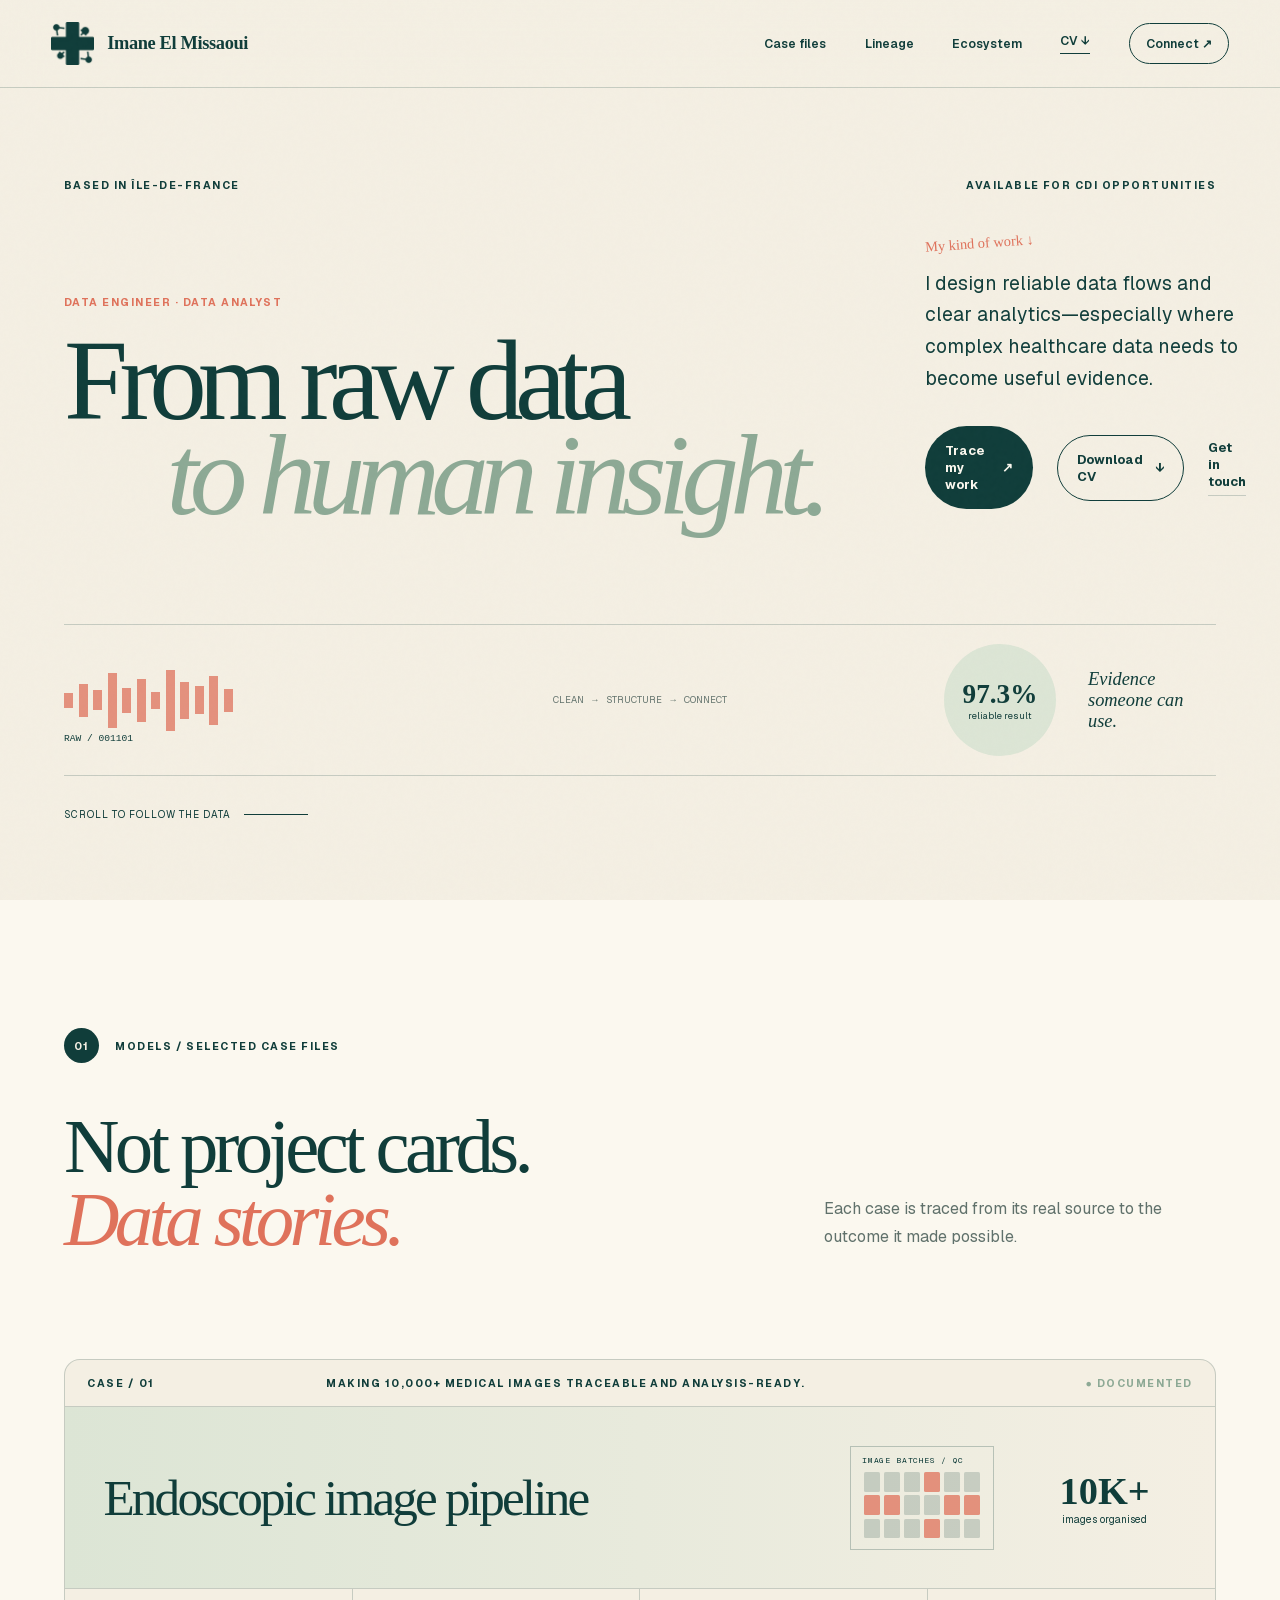
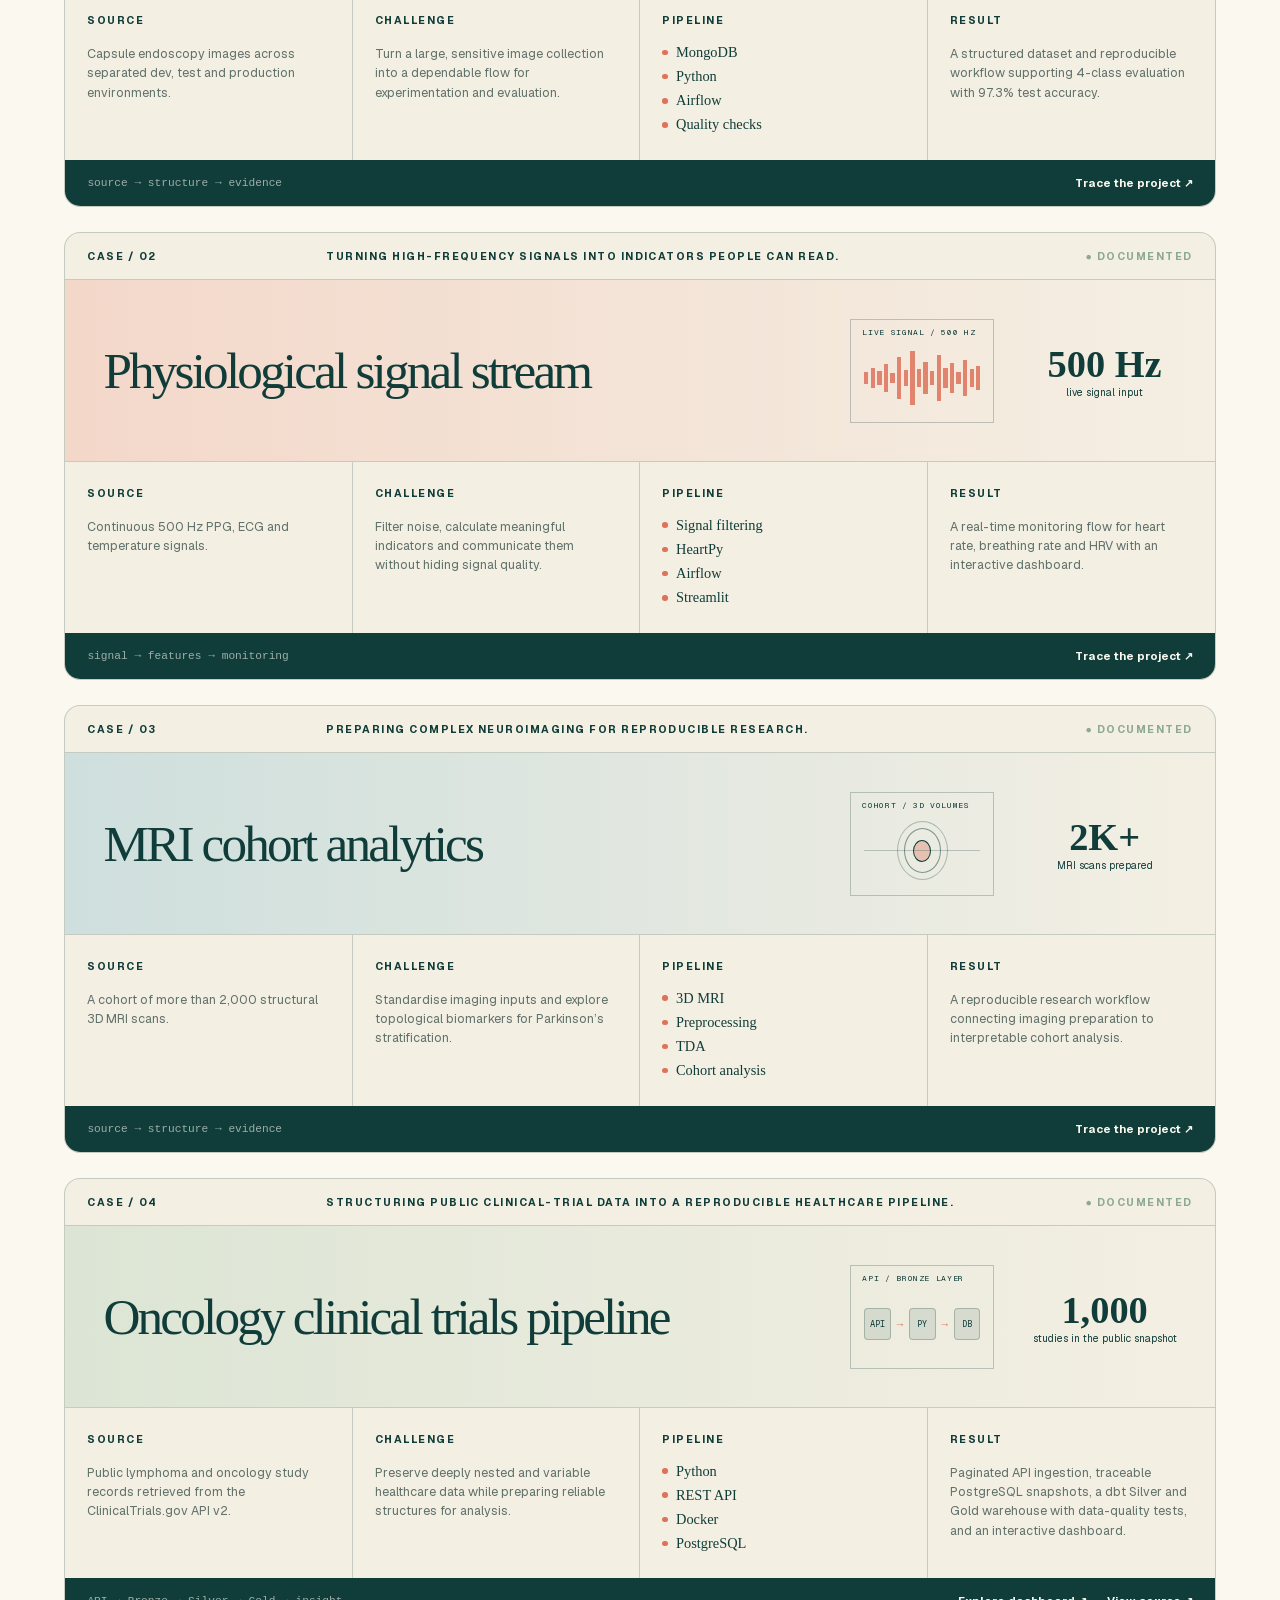
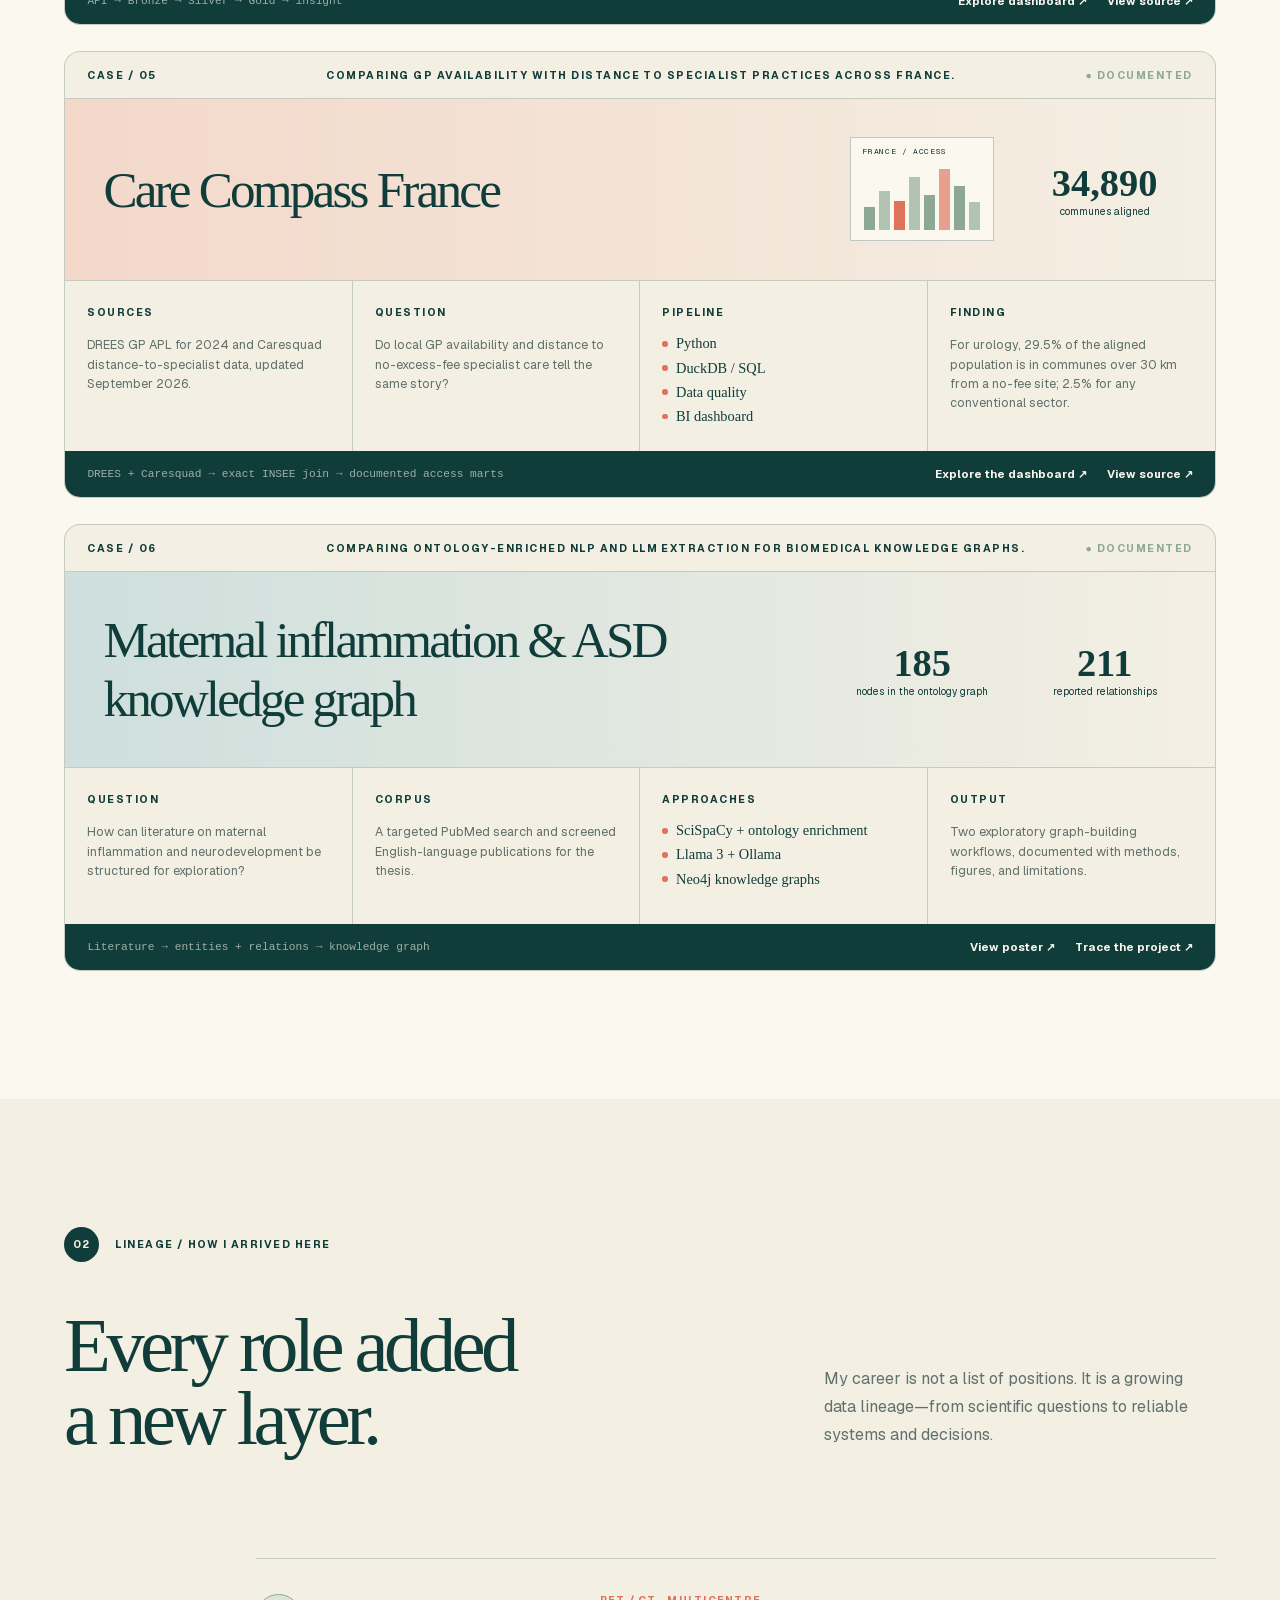
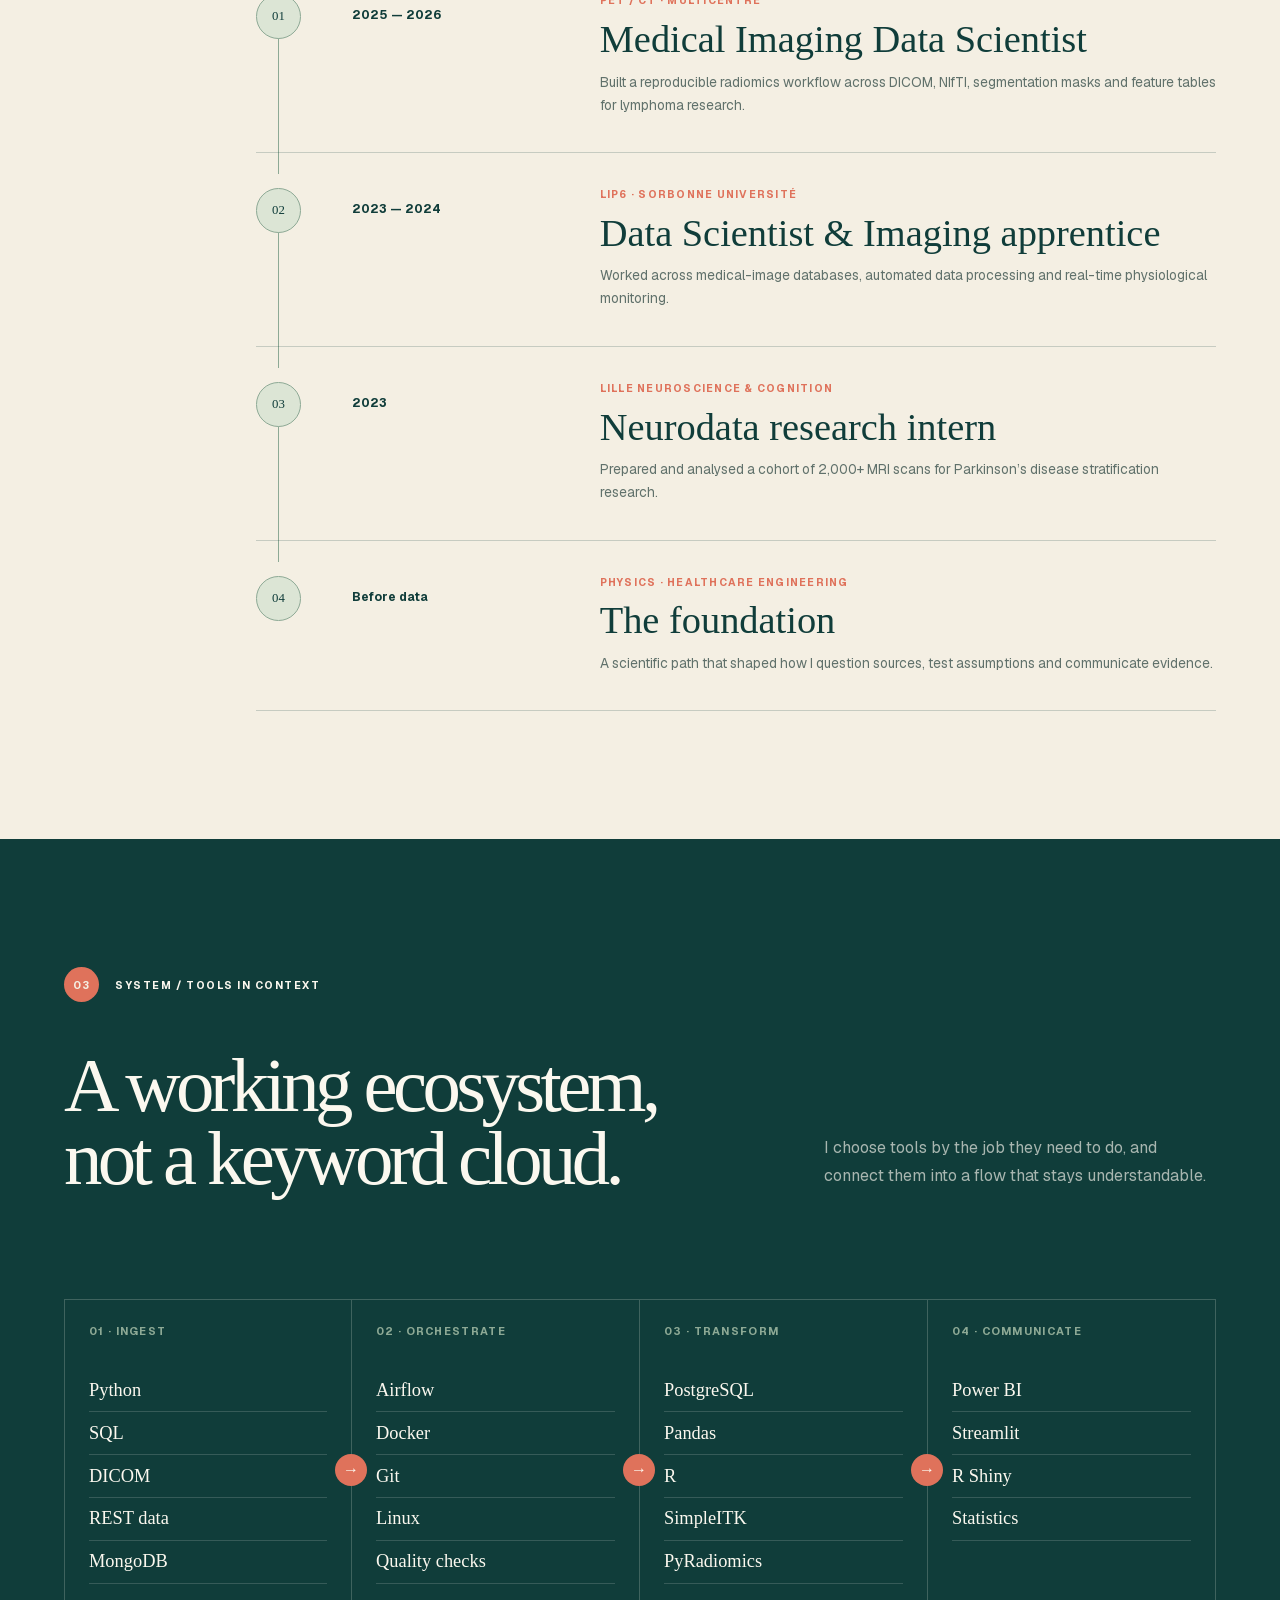
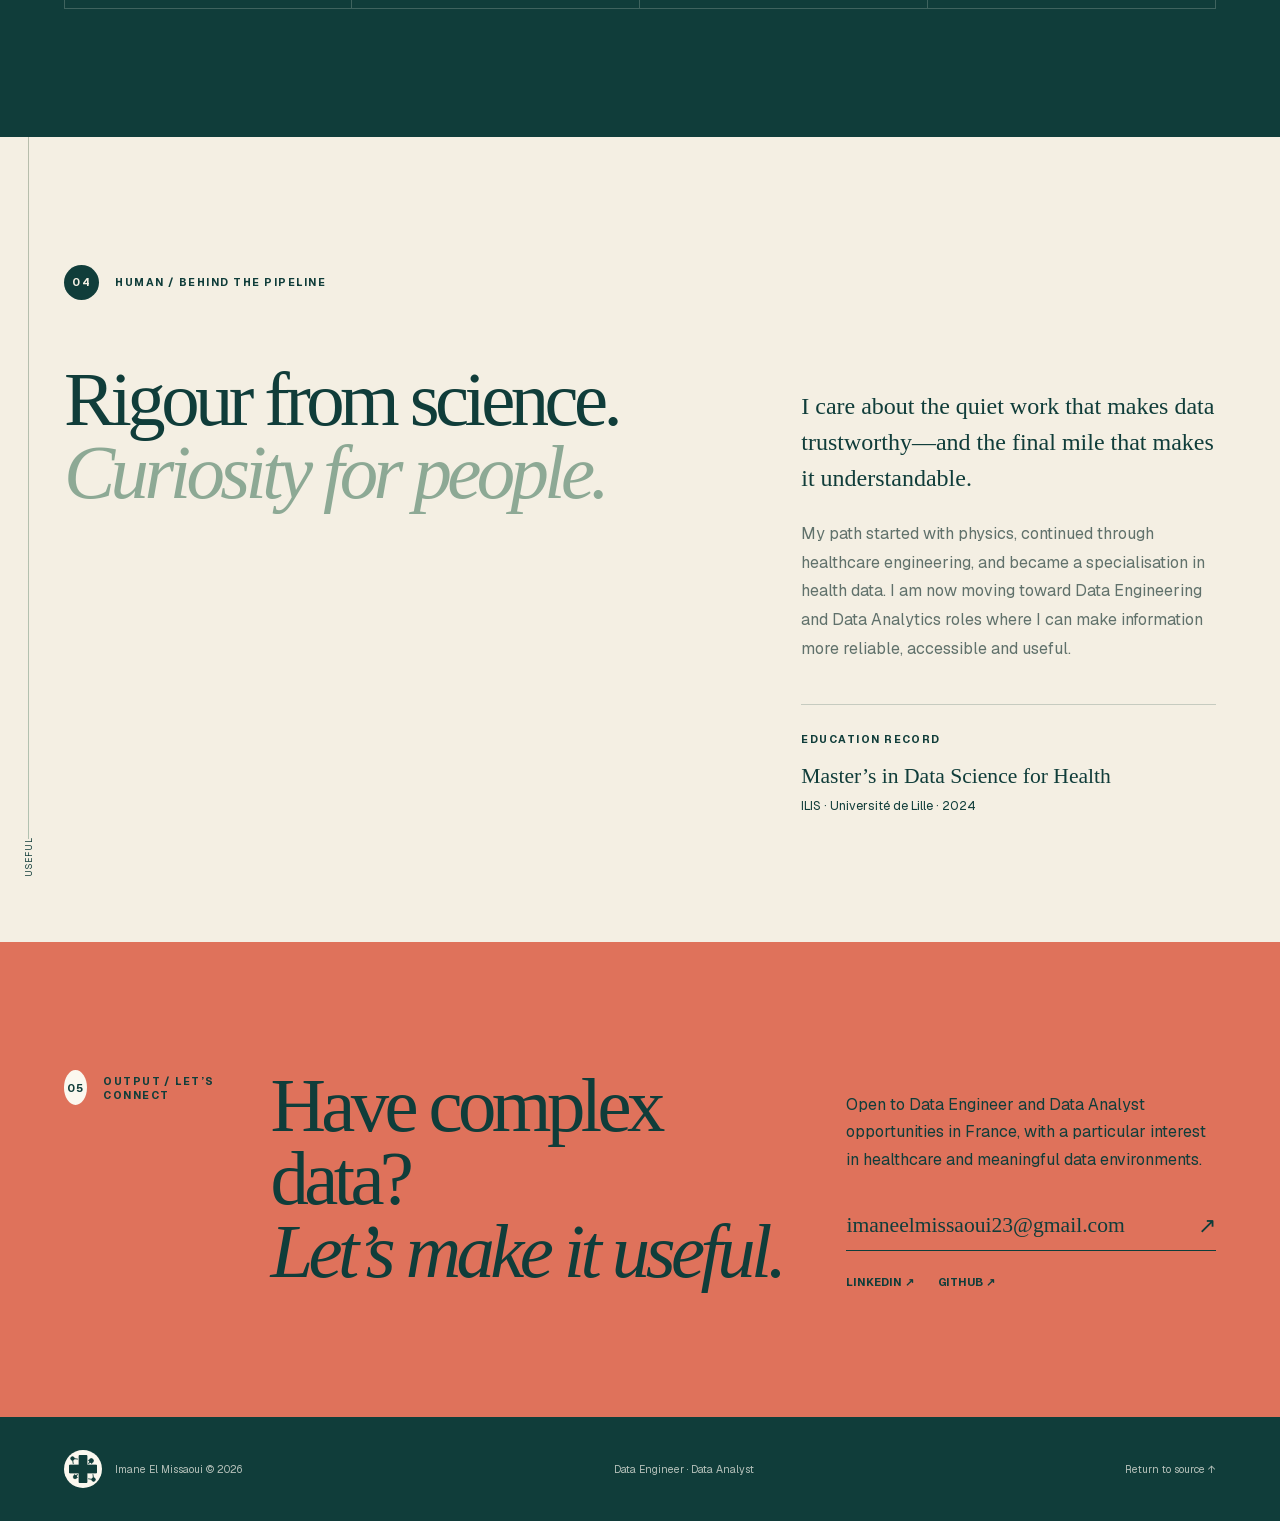
<file: index.html>
<!doctype html>
<html lang="en">
  <head>
    <meta charset="UTF-8" />
    <meta name="viewport" content="width=device-width, initial-scale=1.0" />
    <meta name="theme-color" content="#103d3a" />
    <meta
      name="description"
      content="Portfolio of Imane El Missaoui, Data Engineer and Data Analyst specialising in reliable data flows, analytics and healthcare data."
    />
    <meta property="og:title" content="Imane El Missaoui — Data Engineer & Data Analyst" />
    <meta
      property="og:description"
      content="Reliable data flows, clear analytics and healthcare data made useful."
    />
    <meta property="og:type" content="website" />
    <meta property="og:url" content="https://imaneelmissaoui.github.io/" />
    <title>Imane El Missaoui — Data Engineer & Data Analyst</title>
    <link rel="icon" type="image/png" href="assets/favicon.png" />
    <link rel="apple-touch-icon" href="assets/logo.png" />
    <link rel="stylesheet" href="styles.css" />
    <script src="script.js" defer></script>
  </head>
  <body>
    <a class="skip-link" href="#main-content">Skip to content</a>

    <header class="site-header">
      <a class="wordmark" href="#top" aria-label="Imane El Missaoui — home">
        <img src="assets/logo.png" alt="" width="42" height="42" />
        <strong>Imane El Missaoui</strong>
      </a>

      <button
        class="menu-toggle"
        type="button"
        aria-expanded="false"
        aria-controls="main-navigation"
        aria-label="Open navigation"
      >
        <span></span>
        <span></span>
      </button>

      <nav id="main-navigation" aria-label="Main navigation">
        <a href="#cases">Case files</a>
        <a href="#lineage">Lineage</a>
        <a href="#ecosystem">Ecosystem</a>
        <a class="nav-cv" href="assets/Imane_El_Missaoui_CV.pdf" download>CV ↓</a>
        <a class="nav-contact" href="#contact">Connect ↗</a>
      </nav>
    </header>

    <main id="main-content">
      <section class="hero shell" id="top">
        <div class="hero-meta">
          <p>Based in Île-de-France</p>
          <p>Available for CDI opportunities</p>
        </div>

        <div class="hero-main">
          <div>
            <p class="eyebrow">Data Engineer · Data Analyst</p>
            <h1>
              From raw data
              <span>to human insight.</span>
            </h1>
          </div>

          <div class="hero-note">
            <span class="hand-note">My kind of work ↓</span>
            <p>
              I design reliable data flows and clear analytics—especially where
              complex healthcare data needs to become useful evidence.
            </p>
            <div class="hero-actions">
              <a class="primary-action" href="#cases">Trace my work <span aria-hidden="true">↗</span></a>
              <a class="cv-action" href="assets/Imane_El_Missaoui_CV.pdf" download>
                Download CV <span aria-hidden="true">↓</span>
              </a>
              <a class="text-action" href="#contact">Get in touch</a>
            </div>
          </div>
        </div>

        <div class="transform-lab" aria-label="From raw input to useful output">
          <div class="raw-signal" aria-hidden="true">
            <i style="height: 18%"></i><i style="height: 42%"></i><i style="height: 25%"></i>
            <i style="height: 68%"></i><i style="height: 31%"></i><i style="height: 54%"></i>
            <i style="height: 22%"></i><i style="height: 76%"></i><i style="height: 46%"></i>
            <i style="height: 35%"></i><i style="height: 62%"></i><i style="height: 29%"></i>
            <span>RAW / 001101</span>
          </div>
          <div class="flow-arrow" aria-hidden="true">
            <span>clean</span><span>structure</span><span>connect</span>
          </div>
          <div class="human-output">
            <div><strong>97.3%</strong><span>reliable result</span></div>
            <p>Evidence someone can use.</p>
          </div>
        </div>

        <div class="scroll-cue"><span>Scroll to follow the data</span><i></i></div>
      </section>

      <div class="journey">
        <aside class="journey-rail" aria-hidden="true">
          <span>RAW</span><i></i><span>USEFUL</span>
        </aside>

        <section class="cases section-pad shell" id="cases" data-reveal>
          <div class="stage-label"><span>01</span><p>Models / selected case files</p></div>
          <div class="section-intro">
            <h2>Not project cards.<br /><em>Data stories.</em></h2>
            <p>Each case is traced from its real source to the outcome it made possible.</p>
          </div>

          <div class="case-stack">
            <article class="case-file sage" data-reveal>
              <div class="case-top">
                <span>CASE / 01</span>
                <span>Making 10,000+ medical images traceable and analysis-ready.</span>
                <span class="case-status">● documented</span>
              </div>
              <div class="case-title">
                <h3>Endoscopic image pipeline</h3>
                <div class="case-evidence">
                  <div class="project-proof images" aria-label="Image batches and quality control">
                    <span class="proof-kicker">Image batches / QC</span>
                    <div class="image-batches" aria-hidden="true">
                      <i></i><i></i><i></i><i></i><i></i><i></i>
                      <i></i><i></i><i></i><i></i><i></i><i></i>
                      <i></i><i></i><i></i><i></i><i></i><i></i>
                    </div>
                  </div>
                  <div class="case-metric"><strong>10K+</strong><span>images organised</span></div>
                </div>
              </div>
              <div class="case-trace">
                <div>
                  <span>Source</span>
                  <p>Capsule endoscopy images across separated dev, test and production environments.</p>
                </div>
                <div>
                  <span>Challenge</span>
                  <p>Turn a large, sensitive image collection into a dependable flow for experimentation and evaluation.</p>
                </div>
                <div class="pipeline-cell">
                  <span>Pipeline</span>
                  <ul>
                    <li>MongoDB</li><li>Python</li><li>Airflow</li><li>Quality checks</li>
                  </ul>
                </div>
                <div>
                  <span>Result</span>
                  <p>A structured dataset and reproducible workflow supporting 4-class evaluation with 97.3% test accuracy.</p>
                </div>
              </div>
              <div class="case-footer">
                <span>source → structure → evidence</span>
                <a
                  href="https://github.com/imaneelmissaoui/Endoscopic_Capsule_Embedded_AI"
                  target="_blank"
                  rel="noopener noreferrer"
                >Trace the project <span aria-hidden="true">↗</span></a>
              </div>
            </article>

            <article class="case-file coral" data-reveal>
              <div class="case-top">
                <span>CASE / 02</span>
                <span>Turning high-frequency signals into indicators people can read.</span>
                <span class="case-status">● documented</span>
              </div>
              <div class="case-title">
                <h3>Physiological signal stream</h3>
                <div class="case-evidence">
                  <div class="project-proof signal" aria-label="Live signal at 500 hertz">
                    <span class="proof-kicker">Live signal / 500 Hz</span>
                    <div class="signal-proof" aria-hidden="true">
                      <i style="height: 18%"></i><i style="height: 30%"></i><i style="height: 22%"></i>
                      <i style="height: 42%"></i><i style="height: 16%"></i><i style="height: 64%"></i>
                      <i style="height: 24%"></i><i style="height: 82%"></i><i style="height: 28%"></i>
                      <i style="height: 48%"></i><i style="height: 20%"></i><i style="height: 70%"></i>
                      <i style="height: 31%"></i><i style="height: 44%"></i><i style="height: 18%"></i>
                      <i style="height: 55%"></i><i style="height: 26%"></i><i style="height: 35%"></i>
                    </div>
                  </div>
                  <div class="case-metric"><strong>500 Hz</strong><span>live signal input</span></div>
                </div>
              </div>
              <div class="case-trace">
                <div>
                  <span>Source</span>
                  <p>Continuous 500 Hz PPG, ECG and temperature signals.</p>
                </div>
                <div>
                  <span>Challenge</span>
                  <p>Filter noise, calculate meaningful indicators and communicate them without hiding signal quality.</p>
                </div>
                <div class="pipeline-cell">
                  <span>Pipeline</span>
                  <ul>
                    <li>Signal filtering</li><li>HeartPy</li><li>Airflow</li><li>Streamlit</li>
                  </ul>
                </div>
                <div>
                  <span>Result</span>
                  <p>A real-time monitoring flow for heart rate, breathing rate and HRV with an interactive dashboard.</p>
                </div>
              </div>
              <div class="case-footer">
                <span>signal → features → monitoring</span>
                <span class="case-links">
                  <a href="https://github.com/imaneelmissaoui/Real_time_Monitoring_Dashboard" target="_blank" rel="noopener noreferrer">Trace the project <span aria-hidden="true">↗</span></a>
                </span>
              </div>
            </article>

            <article class="case-file blue" data-reveal>
              <div class="case-top">
                <span>CASE / 03</span>
                <span>Preparing complex neuroimaging for reproducible research.</span>
                <span class="case-status">● documented</span>
              </div>
              <div class="case-title">
                <h3>MRI cohort analytics</h3>
                <div class="case-evidence">
                  <div class="project-proof mri" aria-label="Cohort of 3D MRI volumes">
                    <span class="proof-kicker">Cohort / 3D volumes</span>
                    <div class="mri-proof" aria-hidden="true"><i></i><i></i><i></i><span></span></div>
                  </div>
                  <div class="case-metric"><strong>2K+</strong><span>MRI scans prepared</span></div>
                </div>
              </div>
              <div class="case-trace">
                <div>
                  <span>Source</span>
                  <p>A cohort of more than 2,000 structural 3D MRI scans.</p>
                </div>
                <div>
                  <span>Challenge</span>
                  <p>Standardise imaging inputs and explore topological biomarkers for Parkinson’s stratification.</p>
                </div>
                <div class="pipeline-cell">
                  <span>Pipeline</span>
                  <ul>
                    <li>3D MRI</li><li>Preprocessing</li><li>TDA</li><li>Cohort analysis</li>
                  </ul>
                </div>
                <div>
                  <span>Result</span>
                  <p>A reproducible research workflow connecting imaging preparation to interpretable cohort analysis.</p>
                </div>
              </div>
              <div class="case-footer">
                <span>source → structure → evidence</span>
                <a
                  href="https://github.com/imaneelmissaoui/Internship-neurodatascience"
                  target="_blank"
                  rel="noopener noreferrer"
                >Trace the project <span aria-hidden="true">↗</span></a>
              </div>
            </article>

            <article class="case-file sage" data-reveal>
              <div class="case-top">
                <span>CASE / 04</span>
                <span>Structuring public clinical-trial data into a reproducible healthcare pipeline.</span>
                <span class="case-status">● documented</span>
              </div>
            
              <div class="case-title">
                <h3>Oncology clinical trials pipeline</h3>
            
                <div class="case-evidence">
                  <div
                    class="project-proof pipeline"
                    aria-label="ClinicalTrials.gov API to PostgreSQL Bronze pipeline"
                  >
                    <span class="proof-kicker">API / Bronze layer</span>
            
                    <div class="pipeline-proof" aria-hidden="true">
                      <span>API</span>
                      <i>→</i>
                      <span>PY</span>
                      <i>→</i>
                      <span>DB</span>
                    </div>
                  </div>
            
                  <div class="case-metric">
                    <strong>1,000</strong>
                    <span>studies in the public snapshot</span>
                  </div>
                </div>
              </div>
            
              <div class="case-trace">
                <div>
                  <span>Source</span>
                  <p>
                    Public lymphoma and oncology study records retrieved from the
                    ClinicalTrials.gov API v2.
                  </p>
                </div>
            
                <div>
                  <span>Challenge</span>
                  <p>
                    Preserve deeply nested and variable healthcare data while preparing
                    reliable structures for analysis.
                  </p>
                </div>
            
                <div class="pipeline-cell">
                  <span>Pipeline</span>
                  <ul>
                    <li>Python</li>
                    <li>REST API</li>
                    <li>Docker</li>
                    <li>PostgreSQL</li>
                  </ul>
                </div>
            
                <div>
                  <span>Result</span>
                  <p>
                    Paginated API ingestion, traceable PostgreSQL snapshots, a dbt Silver
                    and Gold warehouse with data-quality tests, and an interactive dashboard.
                  </p>
                </div>
              </div>
            
              <div class="case-footer">
                <span>API → Bronze → Silver → Gold → insight</span>
                <span class="case-links">
                  <a href="projects/clinical-trials-oncology-pipeline/">Explore dashboard <span aria-hidden="true">↗</span></a>
                  <a href="https://github.com/imaneelmissaoui/clinical-trials-oncology-pipeline" target="_blank" rel="noopener noreferrer">View source <span aria-hidden="true">↗</span></a>
                </span>
              </div>
            </article>

            <article class="case-file coral" data-reveal>
              <div class="case-top">
                <span>CASE / 05</span>
                <span>Comparing GP availability with distance to specialist practices across France.</span>
                <span class="case-status">● documented</span>
              </div>

              <div class="case-title">
                <h3>Care Compass France</h3>
                <div class="case-evidence">
                  <div class="project-proof access" aria-label="Commune-level healthcare access dashboard">
                    <span class="proof-kicker">France / access</span>
                    <div class="access-mini-bars" aria-hidden="true">
                      <i style="--bar-height: 34%"></i>
                      <i style="--bar-height: 58%"></i>
                      <i style="--bar-height: 43%"></i>
                      <i style="--bar-height: 79%"></i>
                      <i style="--bar-height: 52%"></i>
                      <i style="--bar-height: 92%"></i>
                      <i style="--bar-height: 66%"></i>
                      <i style="--bar-height: 42%"></i>
                    </div>
                  </div>
                  <div class="case-metric">
                    <strong>34,890</strong>
                    <span>communes aligned</span>
                  </div>
                </div>
              </div>

              <div class="case-trace">
                <div>
                  <span>Sources</span>
                  <p>DREES GP APL for 2024 and Caresquad distance-to-specialist data, updated September 2026.</p>
                </div>
                <div>
                  <span>Question</span>
                  <p>Do local GP availability and distance to no-excess-fee specialist care tell the same story?</p>
                </div>
                <div class="pipeline-cell">
                  <span>Pipeline</span>
                  <ul>
                    <li>Python</li>
                    <li>DuckDB / SQL</li>
                    <li>Data quality</li>
                    <li>BI dashboard</li>
                  </ul>
                </div>
                <div>
                  <span>Finding</span>
                  <p>For urology, 29.5% of the aligned population is in communes over 30 km from a no-fee site; 2.5% for any conventional sector.</p>
                </div>
              </div>

              <div class="case-footer">
                <span>DREES + Caresquad → exact INSEE join → documented access marts</span>
                <span class="case-links">
                  <a href="projects/care-compass/">Explore the dashboard <span aria-hidden="true">↗</span></a>
                  <a href="https://github.com/imaneelmissaoui/imaneelmissaoui.github.io/tree/main/projects/care-compass" target="_blank" rel="noopener noreferrer">View source <span aria-hidden="true">↗</span></a>
                </span>
              </div>
            </article>

            <article class="case-file blue" data-reveal>
              <div class="case-top">
                <span>CASE / 06</span>
                <span>Comparing ontology-enriched NLP and LLM extraction for biomedical knowledge graphs.</span>
                <span class="case-status">● documented</span>
              </div>

              <div class="case-title">
                <h3>Maternal inflammation &amp; ASD knowledge graph</h3>
                <div class="case-evidence">
                  <div class="case-metric">
                    <strong>185</strong>
                    <span>nodes in the ontology graph</span>
                  </div>
                  <div class="case-metric">
                    <strong>211</strong>
                    <span>reported relationships</span>
                  </div>
                </div>
              </div>

              <div class="case-trace">
                <div>
                  <span>Question</span>
                  <p>How can literature on maternal inflammation and neurodevelopment be structured for exploration?</p>
                </div>
                <div>
                  <span>Corpus</span>
                  <p>A targeted PubMed search and screened English-language publications for the thesis.</p>
                </div>
                <div class="pipeline-cell">
                  <span>Approaches</span>
                  <ul>
                    <li>SciSpaCy + ontology enrichment</li>
                    <li>Llama 3 + Ollama</li>
                    <li>Neo4j knowledge graphs</li>
                  </ul>
                </div>
                <div>
                  <span>Output</span>
                  <p>Two exploratory graph-building workflows, documented with methods, figures, and limitations.</p>
                </div>
              </div>

              <div class="case-footer">
                <span>Literature → entities + relations → knowledge graph</span>
                <span class="case-links">
                  <a href="https://github.com/imaneelmissaoui/Knowledgegraph_MaternalinflammationandASD/blob/main/Poster_masterthesis-2.pdf" target="_blank" rel="noopener noreferrer">View poster <span aria-hidden="true">↗</span></a>
                  <a href="https://github.com/imaneelmissaoui/Knowledgegraph_MaternalinflammationandASD" target="_blank" rel="noopener noreferrer">Trace the project <span aria-hidden="true">↗</span></a>
                </span>
              </div>
            </article>

            
          </div>
        </section>

        <section class="lineage section-pad shell" id="lineage" data-reveal>
          <div class="stage-label"><span>02</span><p>Lineage / how I arrived here</p></div>
          <div class="section-intro">
            <h2>Every role added<br />a new layer.</h2>
            <p>
              My career is not a list of positions. It is a growing data lineage—from
              scientific questions to reliable systems and decisions.
            </p>
          </div>

          <div class="lineage-map">
            <article data-reveal>
              <div class="lineage-node"><span>01</span></div>
              <div class="lineage-date">2025 — 2026</div>
              <div class="lineage-copy">
                <p>PET / CT · Multicentre</p>
                <h3>Medical Imaging Data Scientist</h3>
                <span>Built a reproducible radiomics workflow across DICOM, NIfTI, segmentation masks and feature tables for lymphoma research.</span>
              </div>
            </article>
            <article data-reveal>
              <div class="lineage-node"><span>02</span></div>
              <div class="lineage-date">2023 — 2024</div>
              <div class="lineage-copy">
                <p>LIP6 · Sorbonne Université</p>
                <h3>Data Scientist &amp; Imaging apprentice</h3>
                <span>Worked across medical-image databases, automated data processing and real-time physiological monitoring.</span>
              </div>
            </article>
            <article data-reveal>
              <div class="lineage-node"><span>03</span></div>
              <div class="lineage-date">2023</div>
              <div class="lineage-copy">
                <p>Lille Neuroscience &amp; Cognition</p>
                <h3>Neurodata research intern</h3>
                <span>Prepared and analysed a cohort of 2,000+ MRI scans for Parkinson’s disease stratification research.</span>
              </div>
            </article>
            <article data-reveal>
              <div class="lineage-node"><span>04</span></div>
              <div class="lineage-date">Before data</div>
              <div class="lineage-copy">
                <p>Physics · Healthcare engineering</p>
                <h3>The foundation</h3>
                <span>A scientific path that shaped how I question sources, test assumptions and communicate evidence.</span>
              </div>
            </article>
          </div>
        </section>

        <section class="ecosystem section-pad" id="ecosystem" data-reveal>
          <div class="shell">
            <div class="stage-label"><span>03</span><p>System / tools in context</p></div>
            <div class="section-intro">
              <h2>A working ecosystem,<br />not a keyword cloud.</h2>
              <p>I choose tools by the job they need to do, and connect them into a flow that stays understandable.</p>
            </div>

            <div class="ecosystem-flow">
              <article data-reveal>
                <p>01 · Ingest</p>
                <ul><li>Python</li><li>SQL</li><li>DICOM</li><li>REST data</li><li>MongoDB</li></ul>
                <span class="connector" aria-hidden="true">→</span>
              </article>
              <article data-reveal>
                <p>02 · Orchestrate</p>
                <ul><li>Airflow</li><li>Docker</li><li>Git</li><li>Linux</li><li>Quality checks</li></ul>
                <span class="connector" aria-hidden="true">→</span>
              </article>
              <article data-reveal>
                <p>03 · Transform</p>
                <ul><li>PostgreSQL</li><li>Pandas</li><li>R</li><li>SimpleITK</li><li>PyRadiomics</li></ul>
                <span class="connector" aria-hidden="true">→</span>
              </article>
              <article data-reveal>
                <p>04 · Communicate</p>
                <ul><li>Power BI</li><li>Streamlit</li><li>R Shiny</li><li>Statistics</li></ul>
              </article>
            </div>
          </div>
        </section>

        <section class="person section-pad shell" id="about" data-reveal>
          <div class="stage-label"><span>04</span><p>Human / behind the pipeline</p></div>
          <div class="person-grid">
            <h2>Rigour from science.<br /><em>Curiosity for people.</em></h2>
            <div>
              <p class="lead">I care about the quiet work that makes data trustworthy—and the final mile that makes it understandable.</p>
              <p>
                My path started with physics, continued through healthcare engineering,
                and became a specialisation in health data. I am now moving toward Data
                Engineering and Data Analytics roles where I can make information more
                reliable, accessible and useful.
              </p>
              <div class="degree">
                <span>Education record</span>
                <strong>Master’s in Data Science for Health</strong>
                <p>ILIS · Université de Lille · 2024</p>
              </div>
            </div>
          </div>
        </section>
      </div>

      <section class="contact section-pad" id="contact" data-reveal>
        <div class="shell contact-grid">
          <div class="stage-label"><span>05</span><p>Output / let’s connect</p></div>
          <h2>Have complex data?<br /><em>Let’s make it useful.</em></h2>
          <div class="contact-copy">
            <p>
              Open to Data Engineer and Data Analyst opportunities in France,
              with a particular interest in healthcare and meaningful data environments.
            </p>
            <a class="email" href="mailto:imaneelmissaoui23@gmail.com">
              imaneelmissaoui23@gmail.com <span aria-hidden="true">↗</span>
            </a>
            <div>
              <a href="https://www.linkedin.com/in/imane-el-missaoui/" target="_blank" rel="noopener noreferrer">LinkedIn ↗</a>
              <a href="https://github.com/imaneelmissaoui" target="_blank" rel="noopener noreferrer">GitHub ↗</a>
            </div>
          </div>
        </div>
      </section>
    </main>

    <footer class="site-footer shell">
      <div class="footer-signature">
        <span class="footer-logo"><img src="assets/logo.png" alt="" width="34" height="34" /></span>
        <span>Imane El Missaoui © 2026</span>
      </div>
      <span>Data Engineer · Data Analyst</span>
      <a href="#top">Return to source ↑</a>
    </footer>
  </body>
</html>
</file>
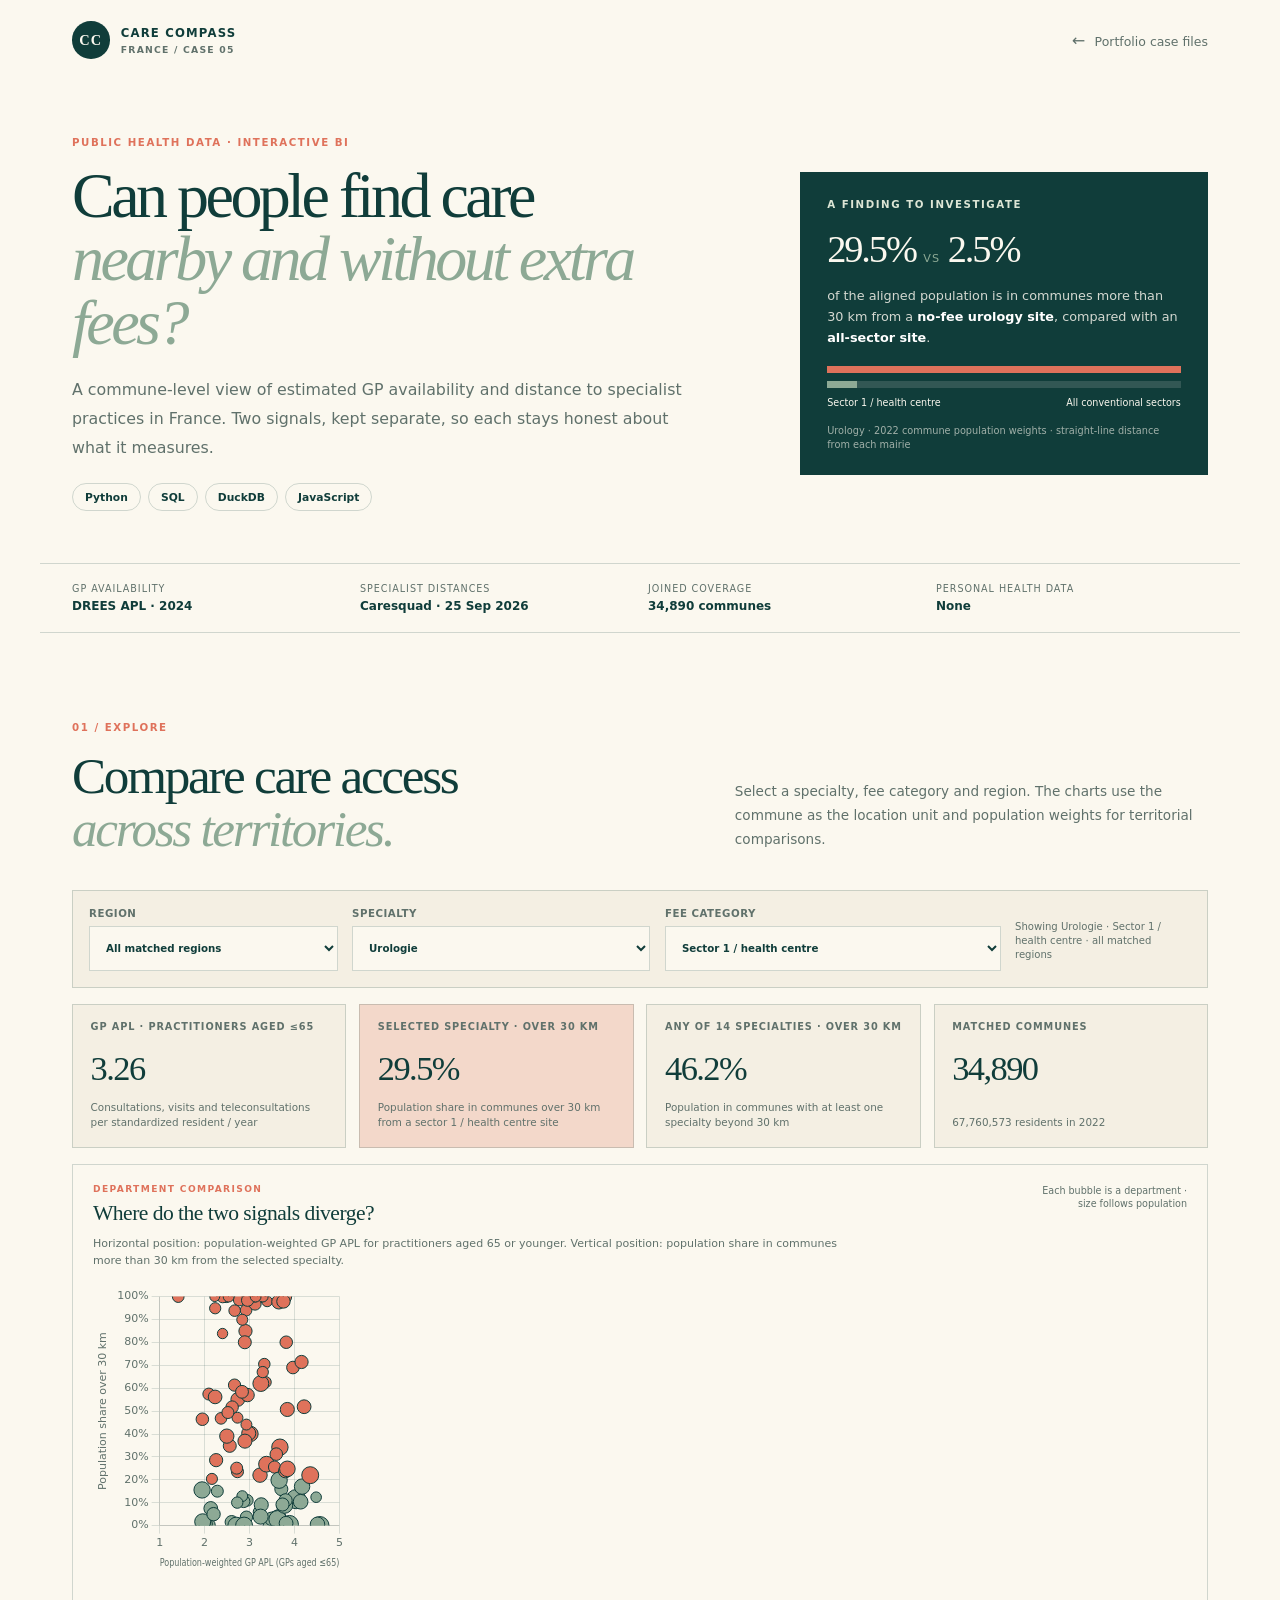
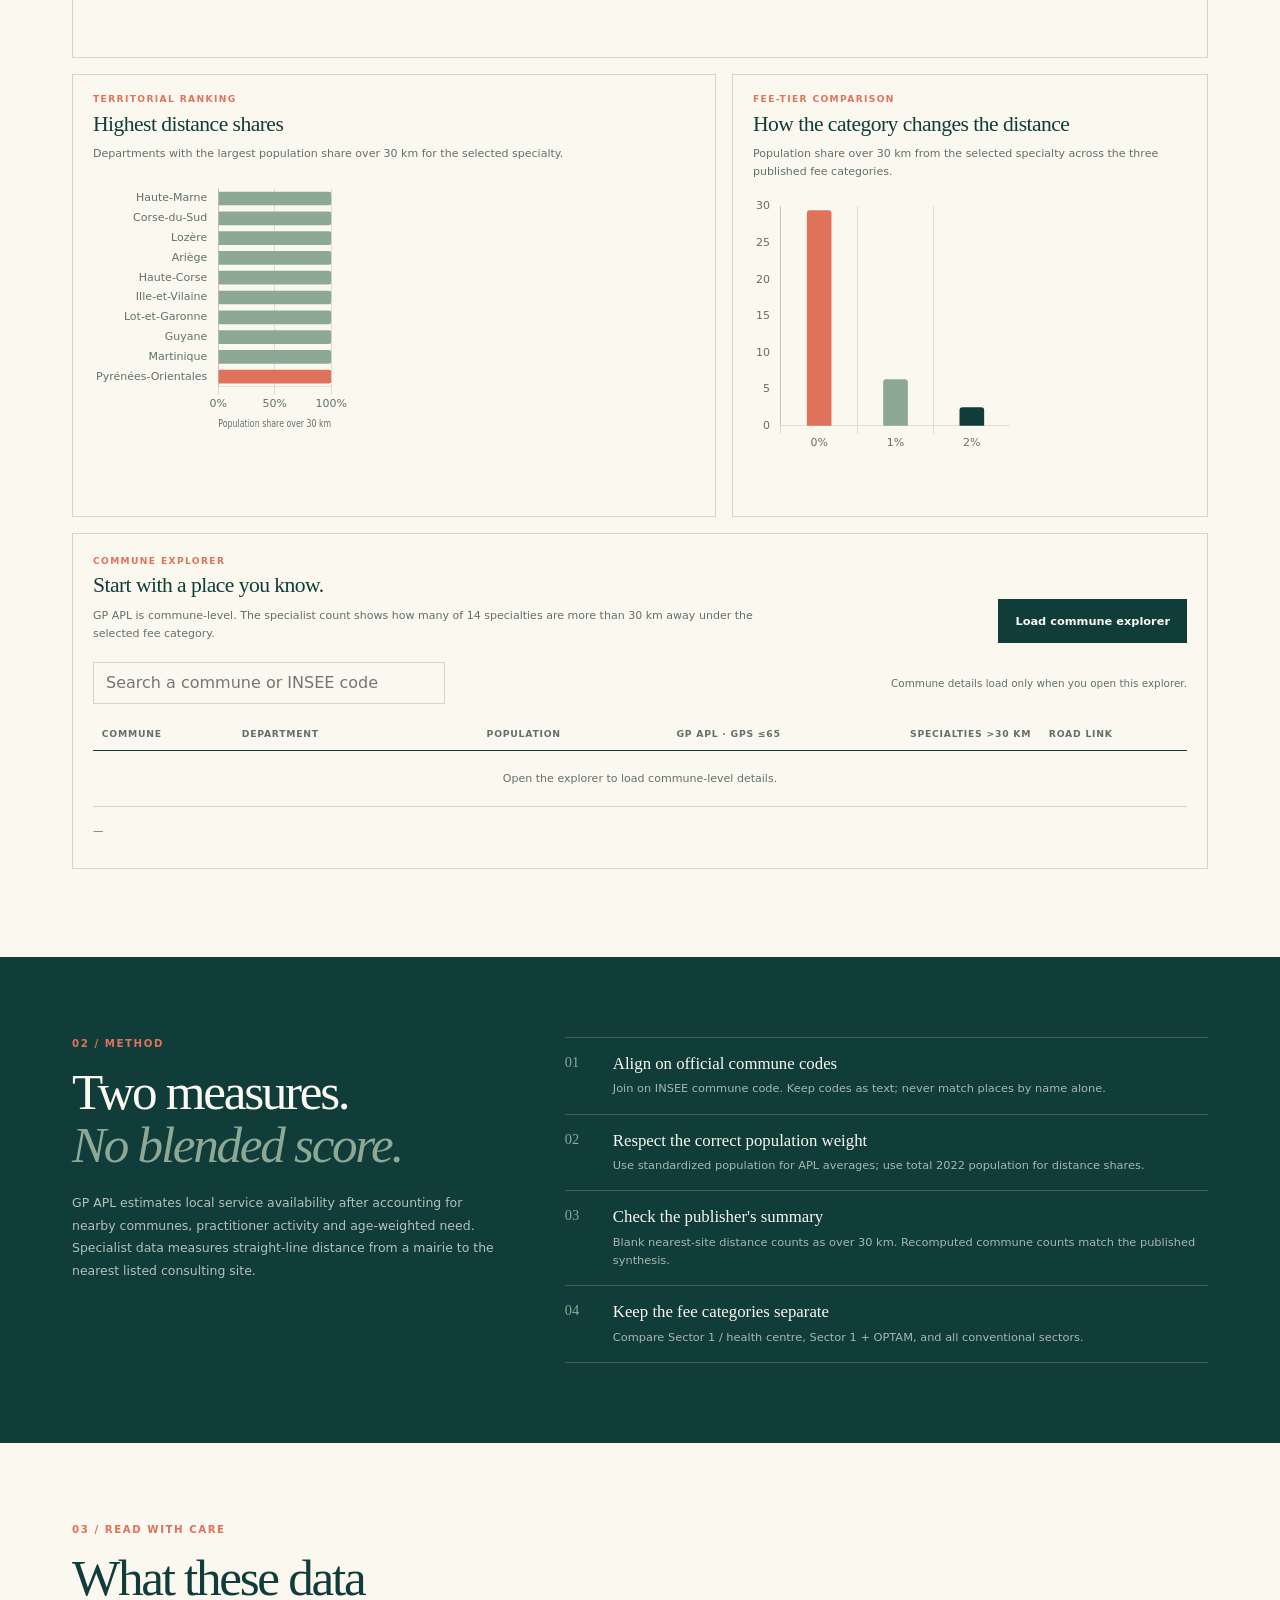
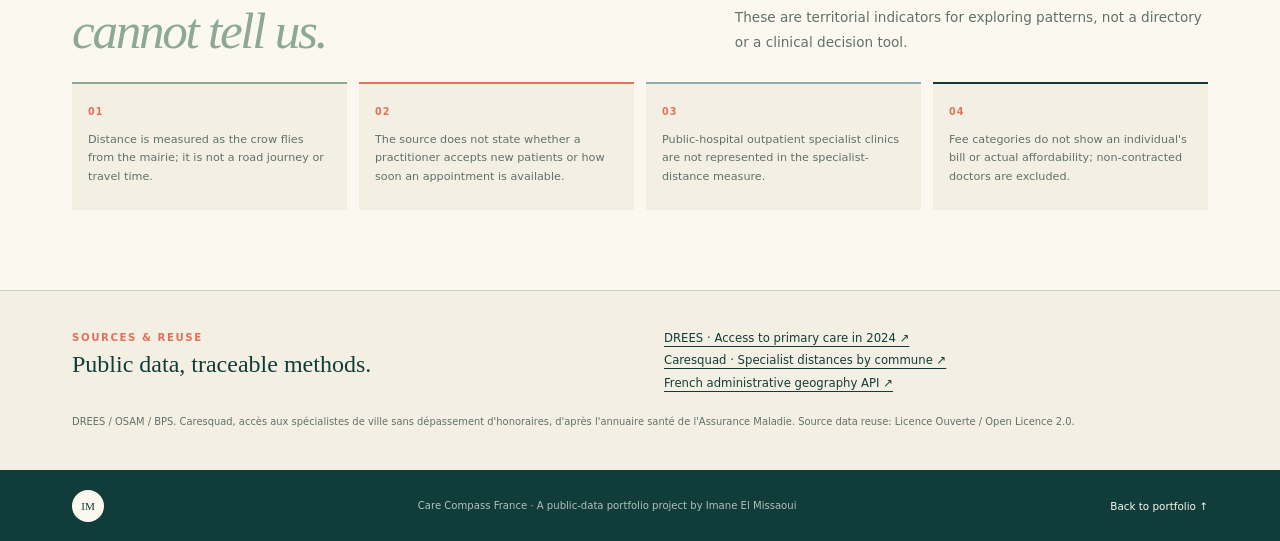
<file: projects/care-compass/index.html>
<!doctype html>
<html lang="en">
  <head>
    <meta charset="utf-8" />
    <meta name="viewport" content="width=device-width, initial-scale=1" />
    <meta
      name="description"
      content="An interactive look at GP availability and specialist-care distances across French communes."
    />
    <meta name="theme-color" content="#103d3a" />
    <title>Care Compass France · Imane El Missaoui</title>
    <link rel="icon" href="assets/favicon.png" />
    <link rel="stylesheet" href="styles.css" />
    <script defer src="assets/chart.umd.min.js"></script>
    <script defer src="app.js"></script>
  </head>
  <body>
    <a class="skip-link" href="#main">Skip to content</a>
    <header class="topbar shell">
      <a class="wordmark" href="https://imaneelmissaoui.github.io/">
        <span class="mark" aria-hidden="true">CC</span>
        <span>CARE COMPASS <small>FRANCE / CASE 05</small></span>
      </a>
      <a class="back-link" href="https://imaneelmissaoui.github.io/#cases">
        <span aria-hidden="true">←</span> Portfolio case files
      </a>
    </header>

    <main id="main">
      <section class="hero shell">
        <div class="hero-copy">
          <p class="eyebrow">PUBLIC HEALTH DATA · INTERACTIVE BI</p>
          <h1>Can people find care<br /><em>nearby and without extra fees?</em></h1>
          <p class="hero-lede">
            A commune-level view of estimated GP availability and distance to
            specialist practices in France. Two signals, kept separate, so each
            stays honest about what it measures.
          </p>
          <div class="tag-row" aria-label="Project tools">
            <span>Python</span><span>SQL</span><span>DuckDB</span><span>JavaScript</span>
          </div>
        </div>
        <aside class="finding-card" aria-labelledby="finding-title">
          <p class="eyebrow" id="finding-title">A finding to investigate</p>
          <div class="finding-number">29.5% <span>vs</span> 2.5%</div>
          <p>
            of the aligned population is in communes more than 30 km from a
            <strong>no-fee urology site</strong>, compared with an
            <strong>all-sector site</strong>.
          </p>
          <div class="compare-bars" aria-hidden="true">
            <div><span style="width: 100%"></span></div>
            <div><span style="width: 8.5%"></span></div>
          </div>
          <div class="bar-legend">
            <span>Sector 1 / health centre</span>
            <span>All conventional sectors</span>
          </div>
          <small>
            Urology · 2022 commune population weights · straight-line distance
            from each mairie
          </small>
        </aside>
      </section>

      <section class="source-ribbon shell" aria-label="Data snapshot">
        <div><span class="ribbon-label">GP availability</span><strong>DREES APL · 2024</strong></div>
        <div><span class="ribbon-label">Specialist distances</span><strong>Caresquad · 25 Sep 2026</strong></div>
        <div><span class="ribbon-label">Joined coverage</span><strong>34,890 communes</strong></div>
        <div><span class="ribbon-label">Personal health data</span><strong>None</strong></div>
      </section>

      <section class="dashboard shell" id="explore">
        <div class="section-heading">
          <div>
            <p class="eyebrow">01 / EXPLORE</p>
            <h2>Compare care access<br /><em>across territories.</em></h2>
          </div>
          <p>
            Select a specialty, fee category and region. The charts use the
            commune as the location unit and population weights for territorial
            comparisons.
          </p>
        </div>

        <div class="filter-panel" aria-label="Dashboard filters">
          <label>
            Region
            <select id="region-filter">
              <option value="all">All matched regions</option>
            </select>
          </label>
          <label>
            Specialty
            <select id="specialty-filter">
              <option value="Urologie">Urologie</option>
            </select>
          </label>
          <label>
            Fee category
            <select id="fee-filter">
              <option value="no_fee">Sector 1 / health centre</option>
              <option value="optam">Sector 1 + OPTAM</option>
              <option value="all_sectors">All conventional sectors</option>
            </select>
          </label>
          <span id="filter-status" class="filter-status" aria-live="polite">Loading data…</span>
        </div>

        <div class="kpi-grid" aria-live="polite">
          <article class="kpi-card">
            <span class="kpi-label">GP APL · practitioners aged ≤65</span>
            <strong id="kpi-apl">—</strong>
            <span class="kpi-foot">Consultations, visits and teleconsultations per standardized resident / year</span>
          </article>
          <article class="kpi-card kpi-accent">
            <span class="kpi-label">Selected specialty · over 30 km</span>
            <strong id="kpi-distance-share">—</strong>
            <span class="kpi-foot" id="kpi-distance-caption">Population in communes over 30 km from a listed site</span>
          </article>
          <article class="kpi-card">
            <span class="kpi-label">Any of 14 specialties · over 30 km</span>
            <strong id="kpi-any-specialty">—</strong>
            <span class="kpi-foot">Population in communes with at least one specialty beyond 30 km</span>
          </article>
          <article class="kpi-card">
            <span class="kpi-label">Matched communes</span>
            <strong id="kpi-communes">—</strong>
            <span class="kpi-foot" id="kpi-population">Across the selected area</span>
          </article>
        </div>

        <div class="chart-grid">
          <article class="chart-card chart-wide">
            <div class="chart-heading">
              <div><p class="eyebrow">DEPARTMENT COMPARISON</p><h3>Where do the two signals diverge?</h3></div>
              <span class="chart-note">Each bubble is a department · size follows population</span>
            </div>
            <p class="chart-description">
              Horizontal position: population-weighted GP APL for practitioners
              aged 65 or younger. Vertical
              position: population share in communes more than 30 km from the
              selected specialty.
            </p>
            <div class="chart-wrap scatter-wrap"><canvas id="scatter-chart" aria-label="Department comparison between GP APL and specialist distance"></canvas></div>
          </article>
          <article class="chart-card">
            <div class="chart-heading">
              <div><p class="eyebrow">TERRITORIAL RANKING</p><h3>Highest distance shares</h3></div>
            </div>
            <p class="chart-description">Departments with the largest population share over 30 km for the selected specialty.</p>
            <div class="chart-wrap rank-wrap"><canvas id="rank-chart" aria-label="Departments ranked by population share over 30 kilometres"></canvas></div>
          </article>
          <article class="chart-card">
            <div class="chart-heading">
              <div><p class="eyebrow">FEE-TIER COMPARISON</p><h3>How the category changes the distance</h3></div>
            </div>
            <p class="chart-description">Population share over 30 km from the selected specialty across the three published fee categories.</p>
            <div class="chart-wrap tier-wrap"><canvas id="tier-chart" aria-label="Comparison of specialist distance shares by fee category"></canvas></div>
          </article>
        </div>

        <article class="table-card" id="commune-explorer">
          <div class="table-heading">
            <div>
              <p class="eyebrow">COMMUNE EXPLORER</p>
              <h3>Start with a place you know.</h3>
              <p class="chart-description">
                GP APL is commune-level. The specialist count shows how many of
                14 specialties are more than 30 km away under the selected fee
                category.
              </p>
            </div>
            <button id="load-communes" class="button" type="button">Load commune explorer</button>
          </div>
          <div class="table-tools">
            <label class="search-field">
              <span class="visually-hidden">Search by commune name or INSEE code</span>
              <input id="commune-search" type="search" placeholder="Search a commune or INSEE code" autocomplete="off" disabled />
            </label>
            <span id="table-status" class="table-status" aria-live="polite">Commune details load only when you open this explorer.</span>
          </div>
          <div class="table-scroll">
            <table>
              <thead>
                <tr>
                  <th scope="col">Commune</th>
                  <th scope="col">Department</th>
                  <th scope="col" class="numeric">Population</th>
                  <th scope="col" class="numeric">GP APL · GPs ≤65</th>
                  <th scope="col" class="numeric">Specialties &gt;30 km</th>
                  <th scope="col">Road link</th>
                </tr>
              </thead>
              <tbody id="commune-rows">
                <tr><td colspan="6" class="empty-row">Open the explorer to load commune-level details.</td></tr>
              </tbody>
            </table>
          </div>
          <div class="table-footer">
            <span id="result-count">—</span>
            <button id="show-more" class="text-button" type="button" hidden>Show 25 more</button>
          </div>
        </article>
      </section>

      <section class="method-band">
        <div class="shell method-grid">
          <div>
            <p class="eyebrow">02 / METHOD</p>
            <h2>Two measures.<br /><em>No blended score.</em></h2>
            <p>
              GP APL estimates local service availability after accounting for
              nearby communes, practitioner activity and age-weighted need.
              Specialist data measures straight-line distance from a mairie to
              the nearest listed consulting site.
            </p>
          </div>
          <div class="method-list">
            <article><span>01</span><div><strong>Align on official commune codes</strong><p>Join on INSEE commune code. Keep codes as text; never match places by name alone.</p></div></article>
            <article><span>02</span><div><strong>Respect the correct population weight</strong><p>Use standardized population for APL averages; use total 2022 population for distance shares.</p></div></article>
            <article><span>03</span><div><strong>Check the publisher's summary</strong><p>Blank nearest-site distance counts as over 30 km. Recomputed commune counts match the published synthesis.</p></div></article>
            <article><span>04</span><div><strong>Keep the fee categories separate</strong><p>Compare Sector 1 / health centre, Sector 1 + OPTAM, and all conventional sectors.</p></div></article>
          </div>
        </div>
      </section>

      <section class="limits shell" id="limitations">
        <div class="section-heading">
          <div><p class="eyebrow">03 / READ WITH CARE</p><h2>What these data<br /><em>cannot tell us.</em></h2></div>
          <p>These are territorial indicators for exploring patterns, not a directory or a clinical decision tool.</p>
        </div>
        <div class="limit-grid">
          <article><span>01</span><p>Distance is measured as the crow flies from the mairie; it is not a road journey or travel time.</p></article>
          <article><span>02</span><p>The source does not state whether a practitioner accepts new patients or how soon an appointment is available.</p></article>
          <article><span>03</span><p>Public-hospital outpatient specialist clinics are not represented in the specialist-distance measure.</p></article>
          <article><span>04</span><p>Fee categories do not show an individual's bill or actual affordability; non-contracted doctors are excluded.</p></article>
        </div>
      </section>

      <section class="sources-band">
        <div class="shell sources-inner">
          <div><p class="eyebrow">SOURCES & REUSE</p><h2>Public data, traceable methods.</h2></div>
          <div class="source-links">
            <a href="https://drees.solidarites-sante.gouv.fr/communique-de-presse-jeux-de-donnees/jeux-de-donnees/260722-accessibilite-aux-soins-de-premier-recours-en-2024" target="_blank" rel="noopener noreferrer">DREES · Access to primary care in 2024 ↗</a>
            <a href="https://www.data.gouv.fr/datasets/acces-aux-specialistes-de-ville-sans-depassement-dhonoraires-par-commune" target="_blank" rel="noopener noreferrer">Caresquad · Specialist distances by commune ↗</a>
            <a href="https://geo.api.gouv.fr/" target="_blank" rel="noopener noreferrer">French administrative geography API ↗</a>
          </div>
          <p class="source-credit">
            DREES / OSAM / BPS. Caresquad, accès aux spécialistes de ville sans
            dépassement d'honoraires, d'après l'annuaire santé de l'Assurance
            Maladie. Source data reuse: Licence Ouverte / Open Licence 2.0.
          </p>
        </div>
      </section>
    </main>

    <footer class="site-footer">
      <div class="shell footer-inner">
        <a class="footer-mark" href="https://imaneelmissaoui.github.io/" aria-label="Imane El Missaoui portfolio">IM</a>
        <p>Care Compass France · A public-data portfolio project by Imane El Missaoui</p>
        <a href="https://imaneelmissaoui.github.io/#cases">Back to portfolio ↑</a>
      </div>
    </footer>
  </body>
</html>
</file>
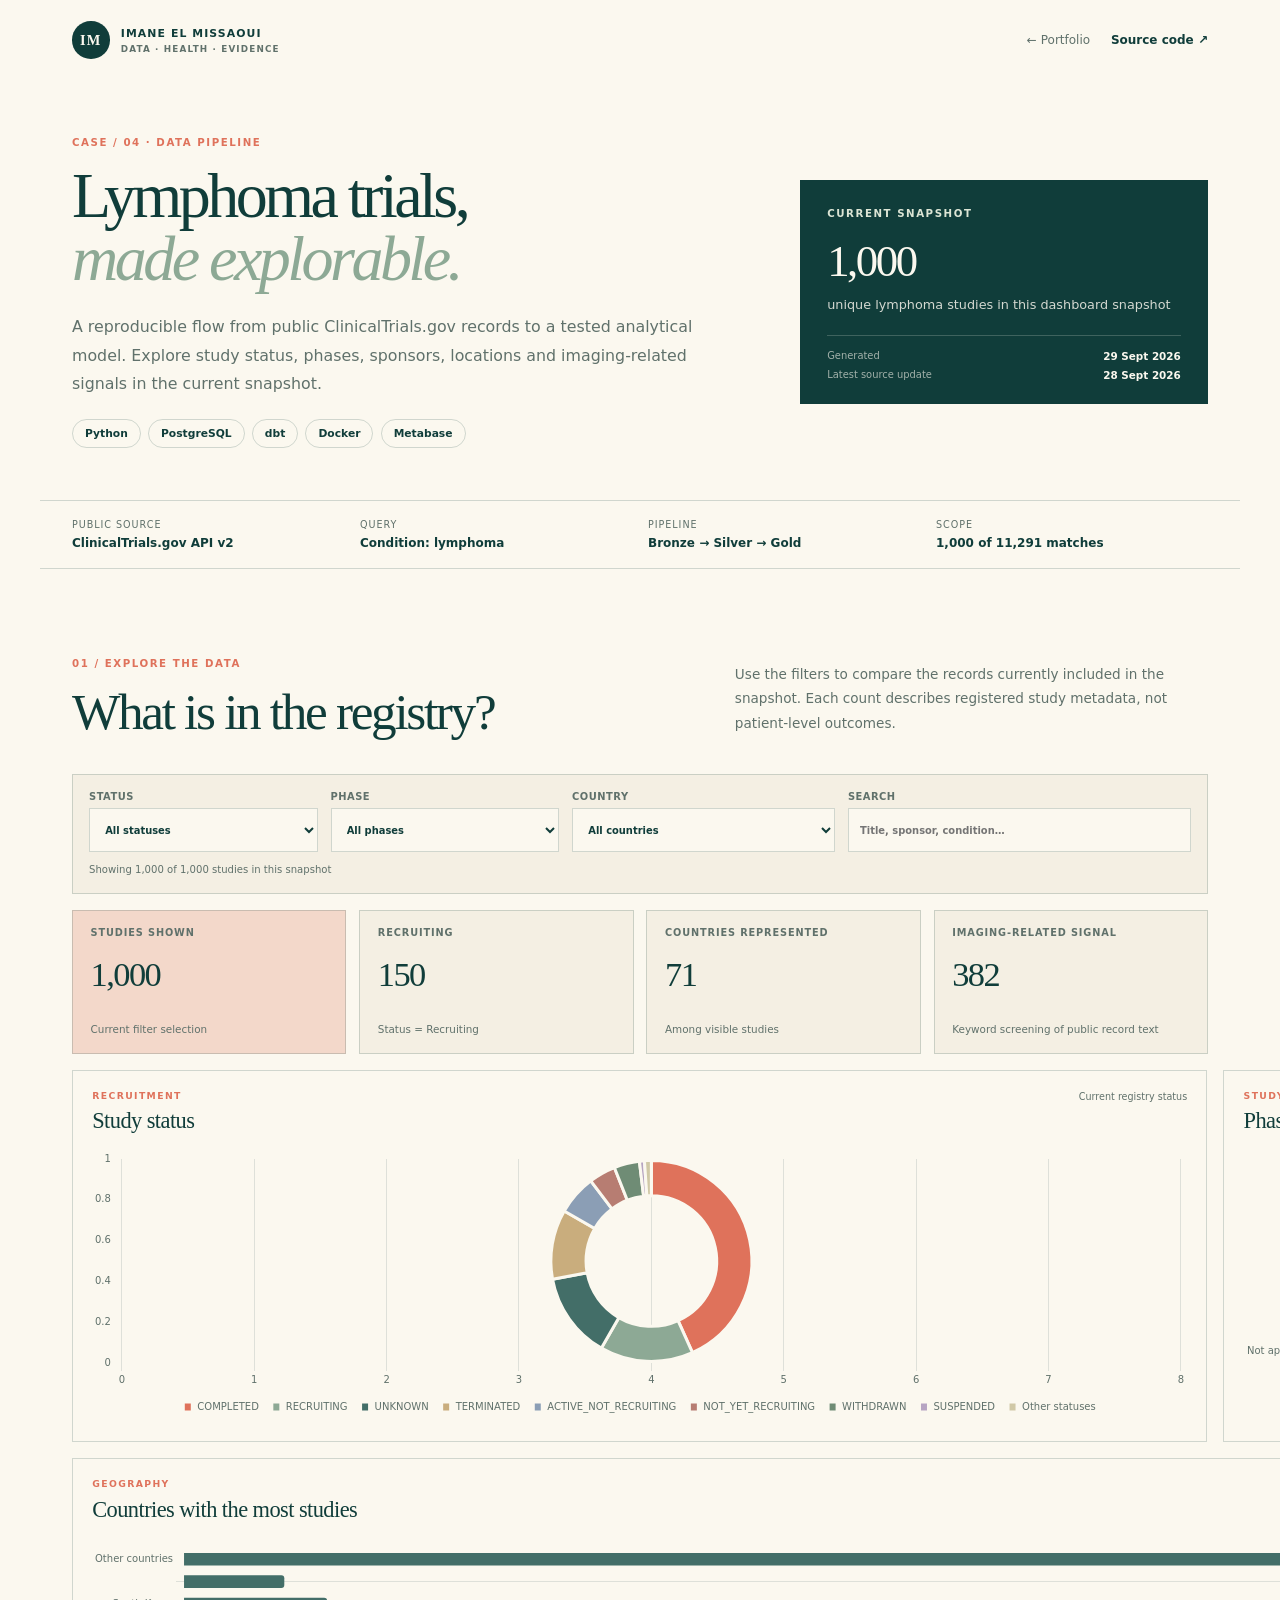
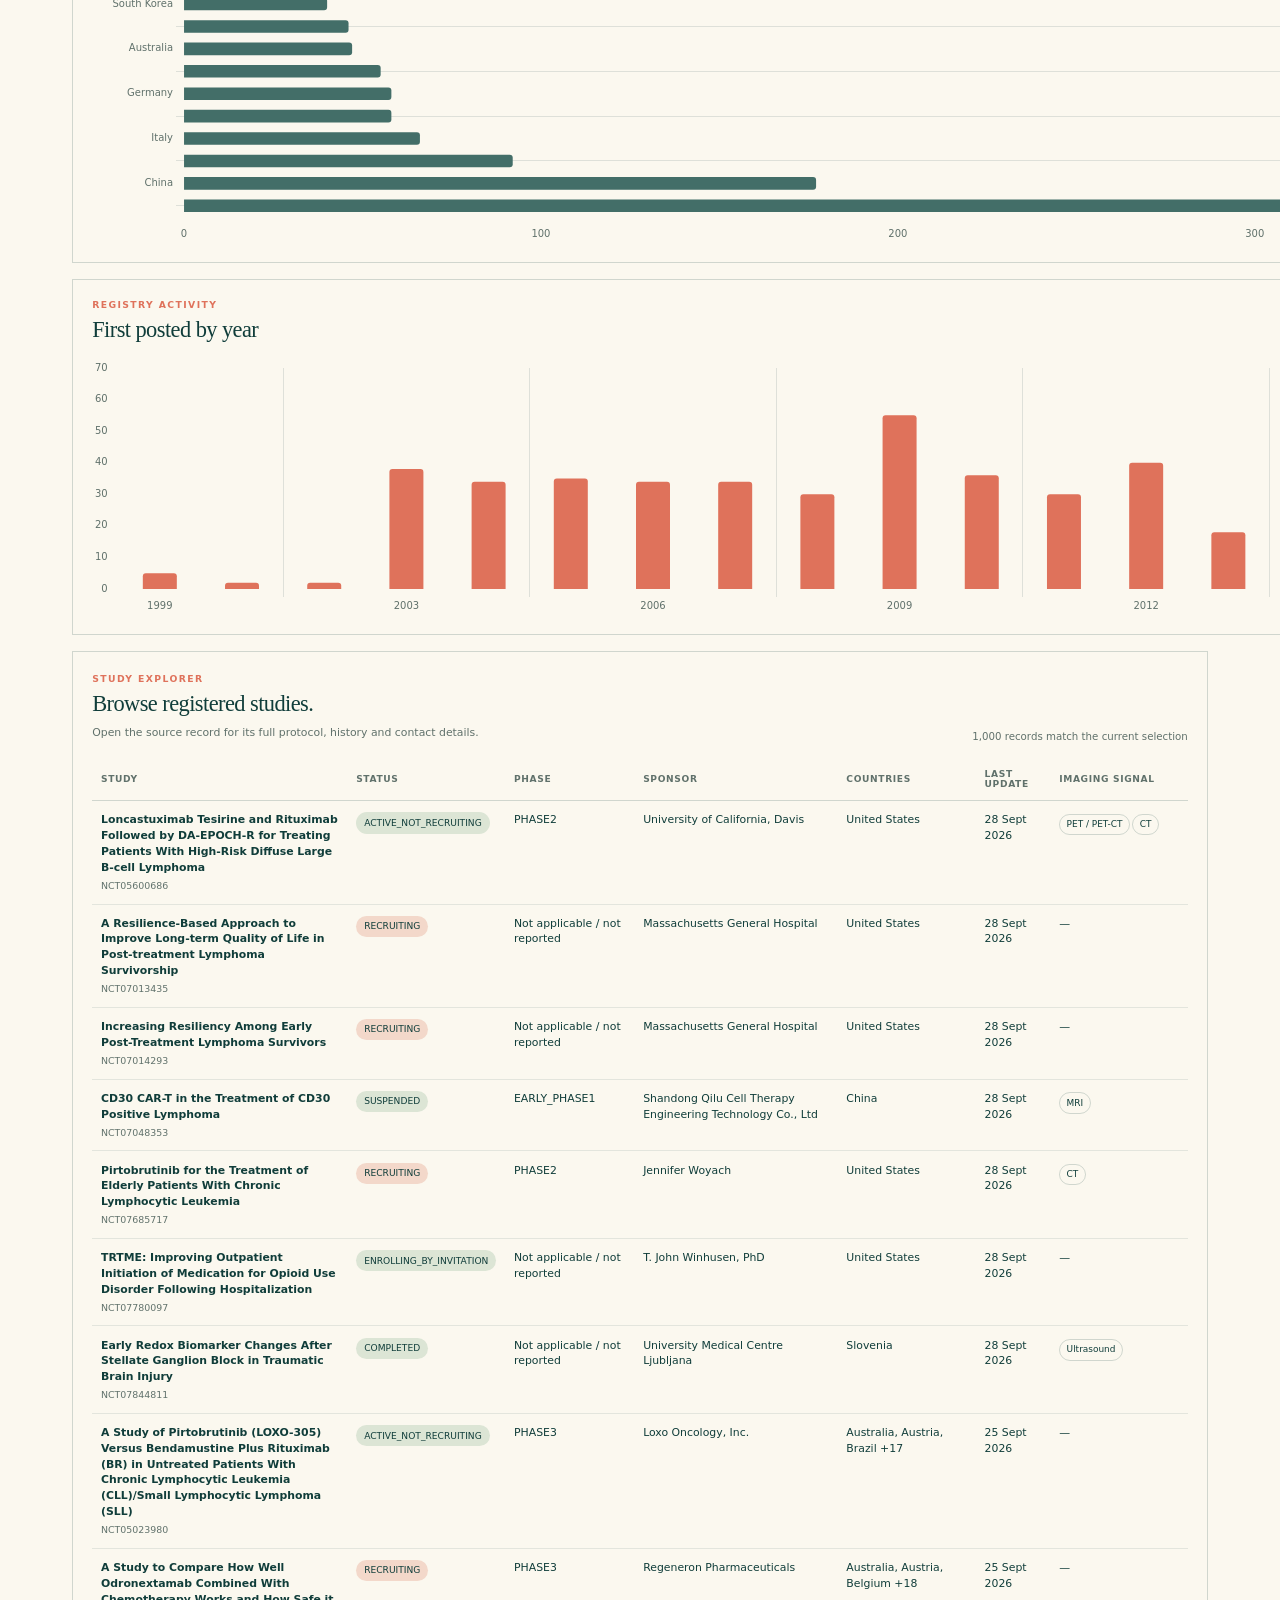
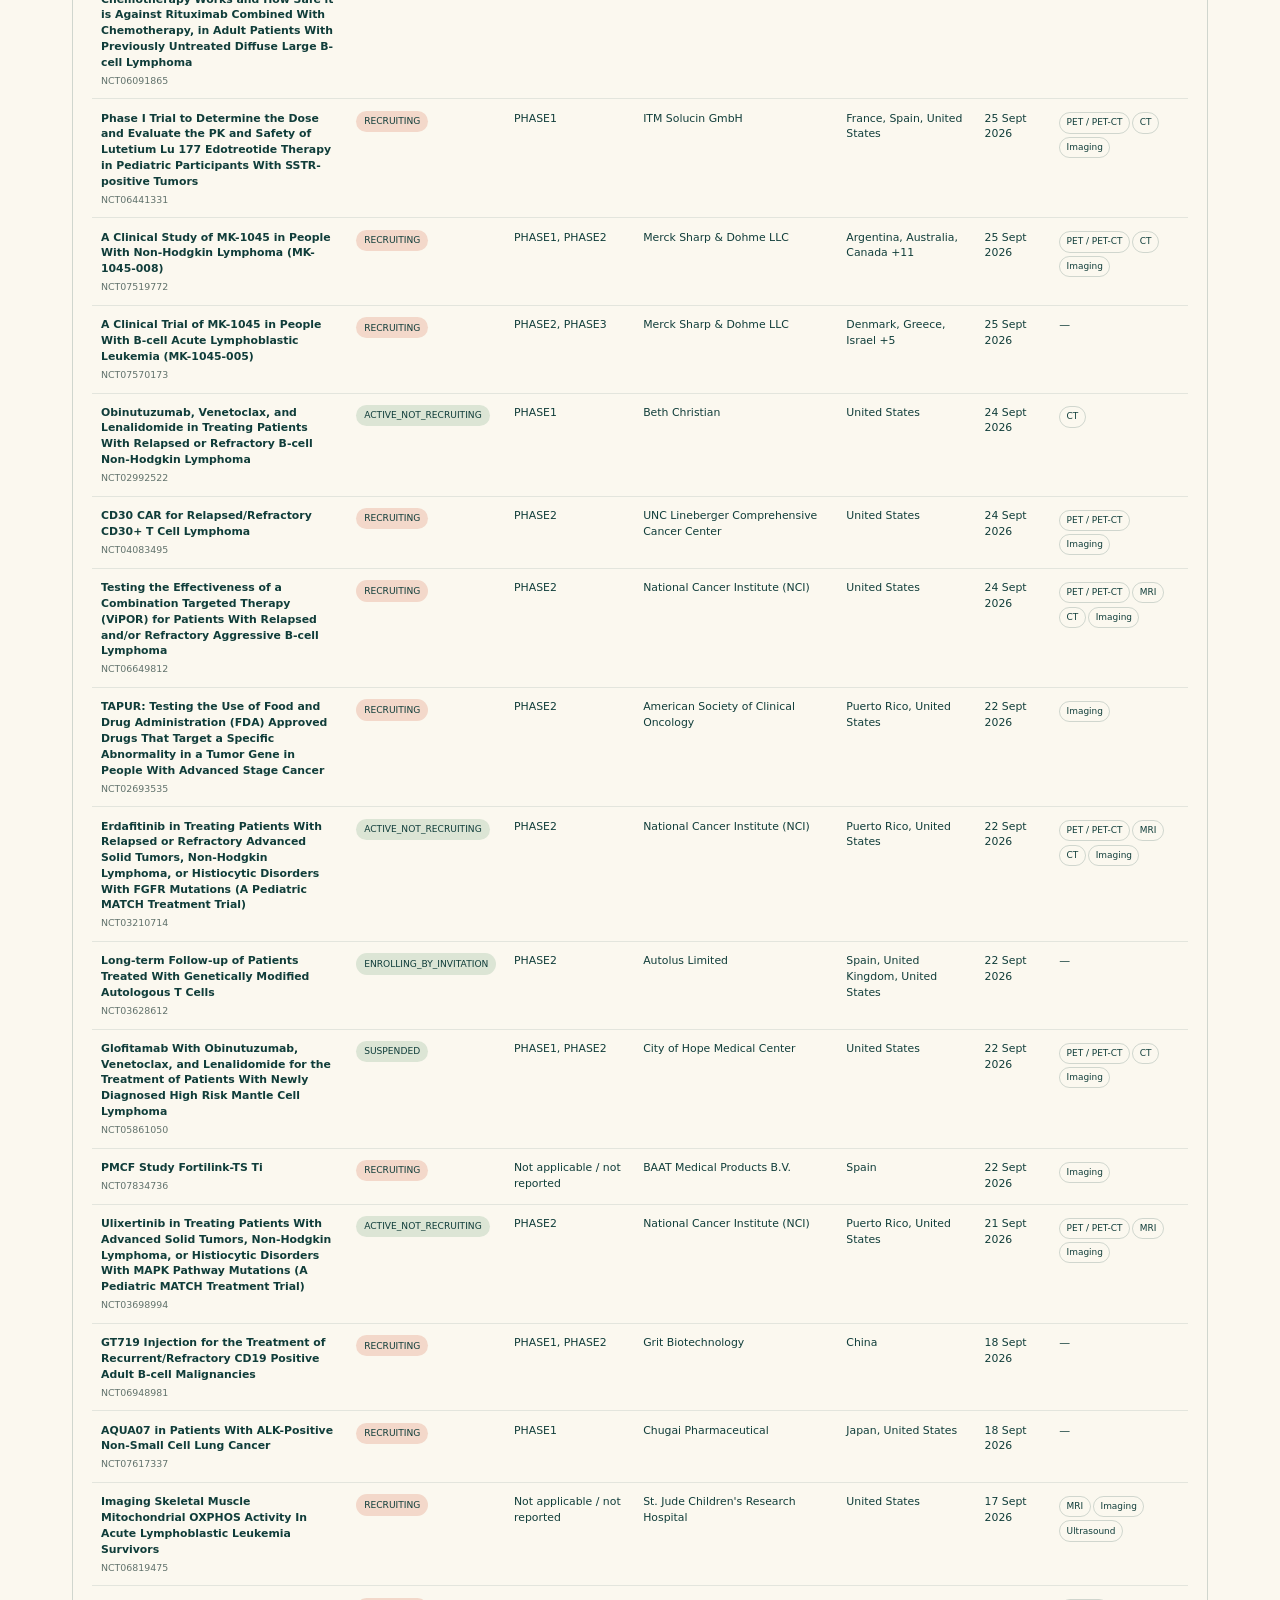
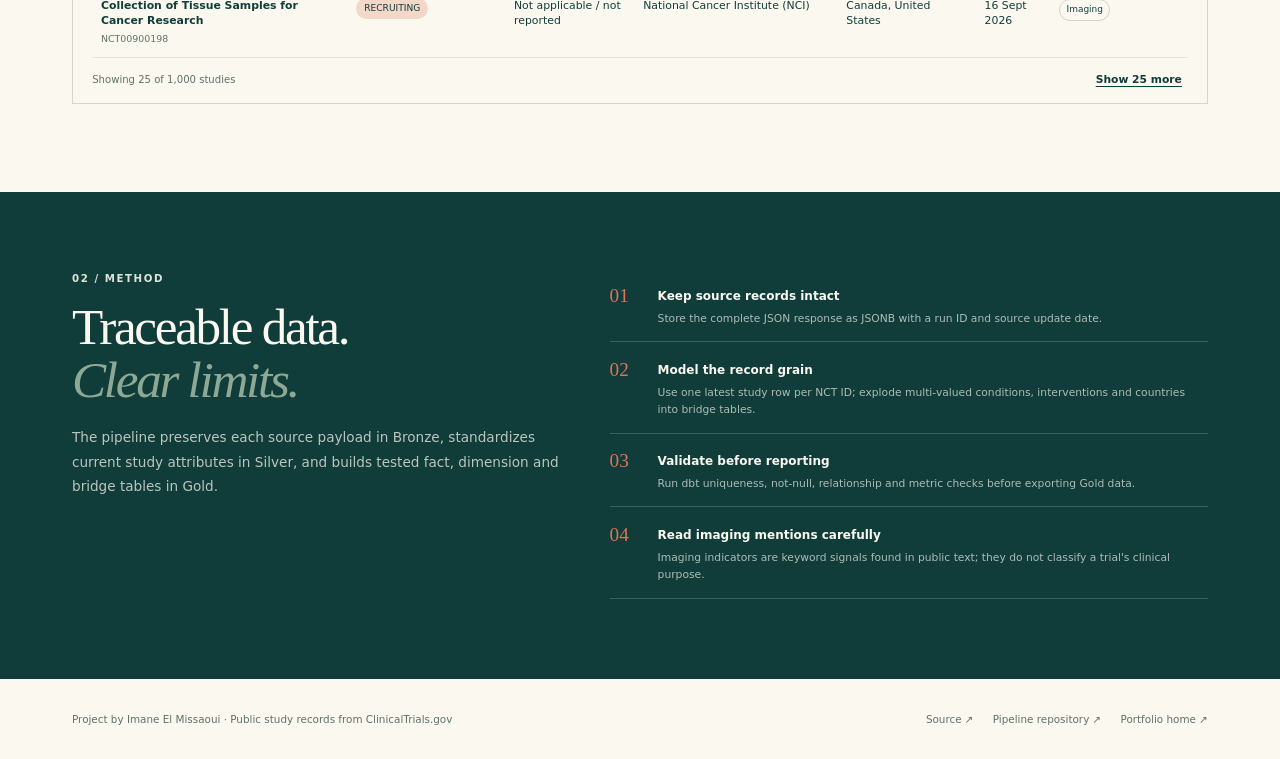
<file: projects/clinical-trials-oncology-pipeline/index.html>
<!doctype html>
<html lang="en">
  <head>
    <meta charset="UTF-8" />
    <meta name="viewport" content="width=device-width, initial-scale=1.0" />
    <meta name="theme-color" content="#103d3a" />
    <meta name="description" content="An interactive view of public lymphoma clinical-trial records, built with a Python, PostgreSQL and dbt data pipeline." />
    <meta property="og:title" content="Oncology Clinical Trials — Imane El Missaoui" />
    <meta property="og:description" content="Explore a reproducible ClinicalTrials.gov data pipeline and its interactive dashboard." />
    <meta property="og:image" content="https://imaneelmissaoui.github.io/projects/clinical-trials-oncology-pipeline/assets/dashboard-preview.png" />
    <title>Oncology Clinical Trials — Imane El Missaoui</title>
    <link rel="icon" type="image/png" href="../../assets/favicon.png" />
    <link rel="stylesheet" href="styles.css" />
    <script src="assets/chart.umd.min.js" defer></script>
    <script src="app.js" defer></script>
  </head>
  <body>
    <a class="skip-link" href="#dashboard">Skip to dashboard</a>

    <header class="topbar shell">
      <a class="wordmark" href="../../" aria-label="Back to Imane El Missaoui's portfolio">
        <span class="mark" aria-hidden="true">IM</span>
        <span>IMANE EL MISSAOUI<small>DATA · HEALTH · EVIDENCE</small></span>
      </a>
      <nav class="top-links" aria-label="Project links">
        <a class="back-link" href="../../">← Portfolio</a>
        <a class="repo-link" href="https://github.com/imaneelmissaoui/clinical-trials-oncology-pipeline" target="_blank" rel="noopener noreferrer">Source code ↗</a>
      </nav>
    </header>

    <main id="dashboard">
      <section class="hero shell">
        <div class="hero-copy">
          <p class="eyebrow">CASE / 04 · DATA PIPELINE</p>
          <h1>Lymphoma trials,<br /><em>made explorable.</em></h1>
          <p class="hero-lede">
            A reproducible flow from public ClinicalTrials.gov records to a tested
            analytical model. Explore study status, phases, sponsors, locations
            and imaging-related signals in the current snapshot.
          </p>
          <div class="tag-row" aria-label="Project technologies">
            <span>Python</span><span>PostgreSQL</span><span>dbt</span><span>Docker</span><span>Metabase</span>
          </div>
        </div>
        <aside class="finding-card" aria-label="Snapshot overview">
          <p class="eyebrow">CURRENT SNAPSHOT</p>
          <strong class="finding-number" id="snapshot-count">—</strong>
          <p>unique lymphoma studies in this dashboard snapshot</p>
          <div class="snapshot-meta">
            <span>Generated</span><strong id="generated-at">Loading…</strong>
            <span>Latest source update</span><strong id="latest-update">—</strong>
          </div>
        </aside>
      </section>

      <section class="source-ribbon shell" aria-label="Data provenance">
        <div><span class="ribbon-label">Public source</span><strong>ClinicalTrials.gov API v2</strong></div>
        <div><span class="ribbon-label">Query</span><strong id="query-label">Condition: lymphoma</strong></div>
        <div><span class="ribbon-label">Pipeline</span><strong>Bronze → Silver → Gold</strong></div>
        <div><span class="ribbon-label">Scope</span><strong id="scope-label">Bounded record sample</strong></div>
      </section>

      <section class="dashboard shell" aria-labelledby="dashboard-title">
        <div class="section-heading">
          <div><p class="eyebrow">01 / EXPLORE THE DATA</p><h2 id="dashboard-title">What is in the registry?</h2></div>
          <p>Use the filters to compare the records currently included in the snapshot. Each count describes registered study metadata, not patient-level outcomes.</p>
        </div>

        <div class="filter-panel">
          <label>Status<select id="status-filter"><option value="all">All statuses</option></select></label>
          <label>Phase<select id="phase-filter"><option value="all">All phases</option></select></label>
          <label>Country<select id="country-filter"><option value="all">All countries</option></select></label>
          <label class="search-label">Search<input id="search-filter" type="search" placeholder="Title, sponsor, condition…" autocomplete="off" /></label>
          <p class="filter-status" id="filter-status" aria-live="polite">Loading the study snapshot…</p>
        </div>

        <div class="kpi-grid" aria-live="polite">
          <article class="kpi-card kpi-accent"><span class="kpi-label">Studies shown</span><strong id="kpi-studies">—</strong><span class="kpi-foot">Current filter selection</span></article>
          <article class="kpi-card"><span class="kpi-label">Recruiting</span><strong id="kpi-recruiting">—</strong><span class="kpi-foot">Status = Recruiting</span></article>
          <article class="kpi-card"><span class="kpi-label">Countries represented</span><strong id="kpi-countries">—</strong><span class="kpi-foot">Among visible studies</span></article>
          <article class="kpi-card"><span class="kpi-label">Imaging-related signal</span><strong id="kpi-imaging">—</strong><span class="kpi-foot">Keyword screening of public record text</span></article>
        </div>

        <div class="chart-grid">
          <article class="chart-card">
            <div class="chart-heading"><div><p class="eyebrow">RECRUITMENT</p><h3>Study status</h3></div><span class="chart-note">Current registry status</span></div>
            <div class="chart-wrap doughnut-wrap"><canvas id="status-chart" aria-label="Study counts by status"></canvas></div>
          </article>
          <article class="chart-card">
            <div class="chart-heading"><div><p class="eyebrow">STUDY DESIGN</p><h3>Phase distribution</h3></div><span class="chart-note">Phase is not reported for every study type</span></div>
            <div class="chart-wrap phase-wrap"><canvas id="phase-chart" aria-label="Study counts by phase"></canvas></div>
          </article>
          <article class="chart-card chart-wide">
            <div class="chart-heading"><div><p class="eyebrow">GEOGRAPHY</p><h3>Countries with the most studies</h3></div><span class="chart-note">A study may be registered in more than one country</span></div>
            <div class="chart-wrap country-wrap"><canvas id="country-chart" aria-label="Top countries by number of studies"></canvas></div>
          </article>
          <article class="chart-card chart-wide">
            <div class="chart-heading"><div><p class="eyebrow">REGISTRY ACTIVITY</p><h3>First posted by year</h3></div><span class="chart-note">Counts reflect records in this sample</span></div>
            <div class="chart-wrap year-wrap"><canvas id="year-chart" aria-label="Study counts by first-posted year"></canvas></div>
          </article>
        </div>

        <article class="table-card" id="study-explorer">
          <div class="table-heading">
            <div><p class="eyebrow">STUDY EXPLORER</p><h3>Browse registered studies.</h3><p class="chart-description">Open the source record for its full protocol, history and contact details.</p></div>
            <span class="table-status" id="table-status" aria-live="polite">Loading…</span>
          </div>
          <div class="table-scroll">
            <table>
              <thead><tr><th scope="col">Study</th><th scope="col">Status</th><th scope="col">Phase</th><th scope="col">Sponsor</th><th scope="col">Countries</th><th scope="col">Last update</th><th scope="col">Imaging signal</th></tr></thead>
              <tbody id="study-rows"><tr><td colspan="7" class="empty-row">Loading study records…</td></tr></tbody>
            </table>
          </div>
          <div class="table-footer"><span id="result-count">—</span><button id="show-more" class="text-button" type="button" hidden>Show 25 more</button></div>
        </article>
      </section>

      <section class="method-band">
        <div class="shell method-grid">
          <div><p class="eyebrow">02 / METHOD</p><h2>Traceable data.<br /><em>Clear limits.</em></h2><p>The pipeline preserves each source payload in Bronze, standardizes current study attributes in Silver, and builds tested fact, dimension and bridge tables in Gold.</p></div>
          <div class="method-list">
            <article><span>01</span><div><strong>Keep source records intact</strong><p>Store the complete JSON response as JSONB with a run ID and source update date.</p></div></article>
            <article><span>02</span><div><strong>Model the record grain</strong><p>Use one latest study row per NCT ID; explode multi-valued conditions, interventions and countries into bridge tables.</p></div></article>
            <article><span>03</span><div><strong>Validate before reporting</strong><p>Run dbt uniqueness, not-null, relationship and metric checks before exporting Gold data.</p></div></article>
            <article><span>04</span><div><strong>Read imaging mentions carefully</strong><p>Imaging indicators are keyword signals found in public text; they do not classify a trial's clinical purpose.</p></div></article>
          </div>
        </div>
      </section>
    </main>

    <footer class="site-footer shell">
      <p>Project by Imane El Missaoui · Public study records from ClinicalTrials.gov</p>
      <div><a href="https://clinicaltrials.gov/" target="_blank" rel="noopener noreferrer">Source ↗</a><a href="https://github.com/imaneelmissaoui/clinical-trials-oncology-pipeline" target="_blank" rel="noopener noreferrer">Pipeline repository ↗</a><a href="../../">Portfolio home ↗</a></div>
    </footer>
  </body>
</html>
</file>
<file: styles.css>
@font-face {
  font-display: swap;
  font-family: "Geist";
  font-style: normal;
  font-weight: 100 900;
  src: url("assets/fonts/geist-latin.woff2") format("woff2");
  unicode-range: U+0000-00FF, U+0131, U+0152-0153, U+02BB-02BC, U+02C6,
    U+02DA, U+02DC, U+0304, U+0308, U+0329, U+2000-206F, U+20AC, U+2122,
    U+2191, U+2193, U+2212, U+2215, U+FEFF, U+FFFD;
}

@font-face {
  font-display: swap;
  font-family: "Geist";
  font-style: normal;
  font-weight: 100 900;
  src: url("assets/fonts/geist-latin-ext.woff2") format("woff2");
  unicode-range: U+0100-02BA, U+02BD-02C5, U+02C7-02CC, U+02CE-02D7,
    U+02DD-02FF, U+0304, U+0308, U+0329, U+1D00-1DBF, U+1E00-1E9F,
    U+1EF2-1EFF, U+2020, U+20A0-20AB, U+20AD-20C0, U+2113, U+2C60-2C7F,
    U+A720-A7FF;
}

@font-face {
  font-display: swap;
  font-family: "Geist Mono";
  font-style: normal;
  font-weight: 100 900;
  src: url("assets/fonts/geist-mono-latin.woff2") format("woff2");
  unicode-range: U+0000-00FF, U+0131, U+0152-0153, U+02BB-02BC, U+02C6,
    U+02DA, U+02DC, U+0304, U+0308, U+0329, U+2000-206F, U+20AC, U+2122,
    U+2191, U+2193, U+2212, U+2215, U+FEFF, U+FFFD;
}

@font-face {
  font-display: swap;
  font-family: "Geist Mono";
  font-style: normal;
  font-weight: 100 900;
  src: url("assets/fonts/geist-mono-latin-ext.woff2") format("woff2");
  unicode-range: U+0100-02BA, U+02BD-02C5, U+02C7-02CC, U+02CE-02D7,
    U+02DD-02FF, U+0304, U+0308, U+0329, U+1D00-1DBF, U+1E00-1E9F,
    U+1EF2-1EFF, U+2020, U+20A0-20AB, U+20AD-20C0, U+2113, U+2C60-2C7F,
    U+A720-A7FF;
}

:root {
  --paper: #f4efe3;
  --paper-2: #fbf8ef;
  --ink: #103d3a;
  --muted: #60716b;
  --sage: #8da995;
  --sage-pale: #dce5d5;
  --coral: #df725b;
  --coral-pale: #f3d8ca;
  --blue-pale: #cedfdd;
  --line: rgba(16, 61, 58, .2);
  --serif: Georgia, "Times New Roman", serif;
  --sans: "Geist", "Helvetica Neue", Arial, sans-serif;
}

* { box-sizing: border-box; }
html { scroll-behavior: smooth; scroll-padding-top: 6rem; }
body {
  background: var(--paper);
  color: var(--ink);
  font-family: var(--sans);
  margin: 0;
  overflow-x: hidden;
}
button { font: inherit; }
img { display: block; max-width: 100%; }
.skip-link {
  background: var(--ink); color: var(--paper-2); left: 1rem; padding: .7rem 1rem;
  position: fixed; top: 1rem; transform: translateY(-200%); transition: transform .2s ease; z-index: 30;
}
.skip-link:focus { transform: translateY(0); }
body::before {
  background-image: url("data:image/svg+xml,%3Csvg viewBox='0 0 180 180' xmlns='http://www.w3.org/2000/svg'%3E%3Cfilter id='n'%3E%3CfeTurbulence type='fractalNoise' baseFrequency='.9' numOctaves='3' stitchTiles='stitch'/%3E%3C/filter%3E%3Crect width='100%25' height='100%25' filter='url(%23n)' opacity='.12'/%3E%3C/svg%3E");
  content: ""; inset: 0; opacity: .15; pointer-events: none; position: fixed; z-index: 20;
}
a { color: inherit; text-decoration: none; }
a:focus-visible { outline: 2px solid var(--coral); outline-offset: 5px; }
.shell { margin-inline: auto; max-width: 1440px; padding-inline: clamp(1.25rem, 5vw, 5rem); }

.site-header {
  align-items: center; backdrop-filter: blur(18px); background: color-mix(in srgb, var(--paper) 88%, transparent);
  border-bottom: 1px solid var(--line); display: flex; height: 5.5rem; justify-content: space-between;
  padding: 0 clamp(1.25rem, 4vw, 4rem); position: sticky; top: 0; z-index: 10;
}
.wordmark { align-items: center; display: flex; gap: .85rem; }
.wordmark img { display: block; height: 2.65rem; object-fit: contain; width: 2.65rem; }
.wordmark strong { font-family: var(--serif); font-size: 1.15rem; letter-spacing: -.02em; }
nav { align-items: center; display: flex; gap: clamp(1.2rem, 3vw, 3rem); }
nav a { font-size: .76rem; font-weight: 600; }
.nav-cv { border-bottom: 1px solid var(--ink); padding-bottom: .25rem; }
.nav-contact { border: 1px solid var(--ink); border-radius: 999px; padding: .72rem 1rem; }
.menu-toggle { background: none; border: 0; color: var(--ink); cursor: pointer; display: none; height: 2.5rem; padding: .5rem; width: 2.5rem; }
.menu-toggle span { background: currentColor; display: block; height: 1px; margin: .4rem 0; transition: transform .2s ease; width: 100%; }

.hero {
  min-height: calc(100vh - 5.5rem); padding-bottom: 3rem; padding-top: clamp(3.5rem, 7vw, 7rem); position: relative;
}
.hero-meta { display: flex; justify-content: space-between; }
.hero-meta p, .eyebrow, .stage-label, .case-top, .case-trace > div > span, .degree > span {
  font-size: .66rem; font-weight: 700; letter-spacing: .14em; text-transform: uppercase;
}
.hero-meta p { margin: 0; }
.hero-main { align-items: end; display: grid; gap: clamp(3rem, 8vw, 8rem); grid-template-columns: 1.45fr .55fr; margin-top: 2.5rem; }
.eyebrow { color: var(--coral); margin: 0 0 1.5rem; }
h1, h2, h3 { font-family: var(--serif); font-weight: 400; }
h1 { font-size: clamp(4.5rem, 9vw, 8.8rem); letter-spacing: -.075em; line-height: .82; margin: 0; }
h1 span { color: var(--sage); display: block; font-style: italic; margin-left: clamp(2rem, 8vw, 8rem); white-space: nowrap; }
.hero-note { padding-bottom: .8rem; position: relative; }
.hand-note { color: var(--coral); display: inline-block; font-family: "Comic Sans MS", cursive; font-size: .9rem; margin-bottom: 1rem; transform: rotate(-4deg); }
.hero-note > p { font-size: clamp(1rem, 1.5vw, 1.28rem); line-height: 1.65; margin: 0; }
.hero-actions { align-items: center; display: flex; gap: 1.5rem; margin-top: 2rem; }
.hero-actions a { font-size: .8rem; font-weight: 700; }
.primary-action { align-items: center; background: var(--ink); border-radius: 999px; color: var(--paper-2); display: flex; gap: 1.1rem; padding: 1rem 1.25rem; }
.cv-action { align-items: center; border: 1px solid var(--ink); border-radius: 999px; display: flex; gap: .75rem; padding: .95rem 1.2rem; }
.primary-action, .cv-action, .nav-contact { transition: background .2s ease, color .2s ease, transform .2s ease; }
.primary-action:hover, .cv-action:hover, .nav-contact:hover { background: var(--coral); border-color: var(--coral); color: var(--ink); transform: translateY(-2px); }
.text-action { border-bottom: 1px solid var(--line); padding-bottom: .3rem; }

.transform-lab {
  align-items: center; border-bottom: 1px solid var(--line); border-top: 1px solid var(--line);
  display: grid; grid-template-columns: 1fr .7fr 1fr; margin-top: clamp(4rem, 8vw, 8rem); min-height: 9.5rem;
}
.raw-signal { align-items: center; display: flex; gap: .35rem; height: 5rem; position: relative; }
.raw-signal i { background: var(--coral); display: block; opacity: .75; width: clamp(.3rem, .7vw, .65rem); }
.raw-signal span { bottom: -.2rem; font-family: monospace; font-size: .6rem; left: 0; position: absolute; }
.flow-arrow { align-items: center; color: var(--muted); display: flex; font-size: .58rem; gap: .4rem; justify-content: center; text-transform: uppercase; }
.flow-arrow span { align-items: center; display: flex; gap: .4rem; }
.flow-arrow span:not(:last-child)::after { content: "→"; }
.human-output { align-items: center; display: flex; gap: 2rem; justify-content: flex-end; }
.human-output > div { align-items: center; background: var(--sage-pale); border-radius: 50%; display: flex; flex-direction: column; height: 7rem; justify-content: center; width: 7rem; }
.human-output strong { font-family: var(--serif); font-size: 1.7rem; }
.human-output span { font-size: .58rem; }
.human-output p { font-family: var(--serif); font-size: 1.15rem; font-style: italic; max-width: 8rem; }
.scroll-cue { align-items: center; display: flex; font-size: .62rem; gap: .8rem; letter-spacing: .1em; margin-top: 2rem; text-transform: uppercase; }
.scroll-cue i { background: var(--ink); height: 1px; width: 4rem; }

.journey { position: relative; }
.journey-rail {
  align-items: center; bottom: 5rem; display: flex; flex-direction: column; gap: .8rem; left: 1rem;
  position: absolute; top: 4rem; width: 1.5rem;
}
.journey-rail i { background: linear-gradient(var(--coral), var(--sage)); flex: 1; opacity: .65; width: 1px; }
.journey-rail i::after {
  animation: trace-data 4.8s ease-in-out infinite; background: var(--coral); border-radius: 50%;
  box-shadow: 0 0 0 .3rem color-mix(in srgb, var(--coral) 18%, transparent); content: "";
  display: block; height: .45rem; position: sticky; top: 35vh; transform: translateX(-.2rem); width: .45rem;
}
.journey-rail span { font-size: .52rem; letter-spacing: .1em; text-orientation: mixed; transform: rotate(-90deg); }
.section-pad { padding-bottom: clamp(6rem, 10vw, 10rem); padding-top: clamp(6rem, 10vw, 10rem); }
.stage-label { align-items: center; display: flex; gap: 1rem; }
.stage-label > span { align-items: center; background: var(--ink); border-radius: 50%; color: var(--paper); display: flex; height: 2.2rem; justify-content: center; width: 2.2rem; }
.stage-label p { margin: 0; }
.section-intro { display: grid; gap: 2rem; grid-template-columns: 1.3fr .7fr; margin: 3rem 0 clamp(4rem, 8vw, 7rem); }
.section-intro h2, .person h2, .contact h2 { font-size: clamp(3rem, 6vw, 6.2rem); letter-spacing: -.06em; line-height: .95; margin: 0; }
.section-intro h2 em, .person h2 em, .contact h2 em { color: var(--coral); font-weight: 400; }
.section-intro > p { align-self: end; color: var(--muted); line-height: 1.75; margin: 0 0 .4rem; max-width: 28rem; }

.cases { background: var(--paper-2); }
.case-stack { display: grid; gap: 1.6rem; }
.case-file { background: var(--paper); border: 1px solid var(--line); border-radius: 1rem; overflow: hidden; transition: transform .25s ease, box-shadow .25s ease; }
.case-file:hover { box-shadow: 0 1.5rem 4rem rgba(16,61,58,.08); transform: translateY(-4px); }
.case-file.sage { --case-accent: var(--sage-pale); }
.case-file.coral { --case-accent: var(--coral-pale); }
.case-file.blue { --case-accent: var(--blue-pale); }
.case-top { border-bottom: 1px solid var(--line); display: grid; gap: 1rem; grid-template-columns: .3fr 1fr auto; padding: 1rem 1.4rem; }
.case-status { color: var(--sage); }
.case-title { align-items: center; background: linear-gradient(90deg, var(--case-accent), transparent); display: flex; gap: 2rem; justify-content: space-between; padding: clamp(1.5rem, 3vw, 2.7rem); }
.case-title h3 { font-size: clamp(2rem, 4vw, 4.5rem); letter-spacing: -.055em; margin: 0; }
.case-evidence { align-items: center; display: flex; flex: 0 0 auto; gap: clamp(1.5rem, 3vw, 3rem); }
.case-metric { align-items: center; display: flex; flex-direction: column; min-width: 9rem; }
.case-metric strong { font-family: var(--serif); font-size: 2.4rem; }
.case-metric span { font-size: .63rem; }
.project-proof { border: 1px solid color-mix(in srgb, var(--ink) 25%, transparent); height: 6.5rem; overflow: hidden; padding: 1.55rem .8rem .65rem; position: relative; width: 9rem; }
.proof-kicker { font-family: "Geist Mono", monospace; font-size: .5rem; left: .7rem; letter-spacing: .08em; position: absolute; text-transform: uppercase; top: .48rem; }
.image-batches { display: grid; gap: .22rem; grid-template-columns: repeat(6, 1fr); height: 100%; }
.image-batches i { background: color-mix(in srgb, var(--ink) 18%, transparent); border-radius: .1rem; }
.image-batches i:nth-child(4n), .image-batches i:nth-child(7), .image-batches i:nth-child(11) { background: var(--coral); opacity: .75; }
.signal-proof { align-items: center; display: flex; gap: .14rem; height: 100%; }
.signal-proof i { background: var(--coral); display: block; flex: 1; opacity: .85; }
.project-proof.access { background: var(--paper-2); }
.access-mini-bars { align-items: end; display: flex; gap: .25rem; height: 100%; }
.access-mini-bars i { background: var(--sage); display: block; flex: 1; height: var(--bar-height); }
.access-mini-bars i:nth-child(3n) { background: var(--coral); }
.access-mini-bars i:nth-child(2n) { opacity: .66; }
.mri-proof { align-items: center; display: flex; height: 100%; justify-content: center; position: relative; }
.mri-proof i { border: 1px solid var(--ink); border-radius: 50%; position: absolute; }
.mri-proof i:nth-child(1) { height: 3.7rem; opacity: .3; width: 3.2rem; }
.mri-proof i:nth-child(2) { height: 2.8rem; opacity: .5; width: 2.3rem; }
.mri-proof i:nth-child(3) { background: color-mix(in srgb, var(--coral) 35%, transparent); height: 1.4rem; width: 1.15rem; }
.mri-proof span { background: var(--ink); height: 1px; opacity: .25; position: absolute; width: 100%; }

.pipeline-proof {
  align-items: center;
  display: flex;
  gap: 0.35rem;
  height: 100%;
  justify-content: center;
}

.pipeline-proof span {
  align-items: center;
  background: color-mix(in srgb, var(--ink) 10%, transparent);
  border: 1px solid color-mix(in srgb, var(--ink) 25%, transparent);
  border-radius: 0.25rem;
  display: flex;
  font-family: "Geist Mono", monospace;
  font-size: 0.55rem;
  height: 2rem;
  justify-content: center;
  width: 2rem;
}

.pipeline-proof i {
  color: var(--coral);
  font-family: "Geist Mono", monospace;
  font-size: 0.7rem;
  font-style: normal;
}

.case-trace { border-top: 1px solid var(--line); display: grid; grid-template-columns: repeat(4, 1fr); }
.case-trace > div { border-right: 1px solid var(--line); min-height: 9.75rem; padding: 1.2rem 1.4rem; }
.case-trace > div:last-child { border: 0; }
.case-trace p { color: var(--muted); font-size: .78rem; line-height: 1.55; margin: .9rem 0 0; }
.pipeline-cell ul { list-style: none; margin: .9rem 0 0; padding: 0; }
.pipeline-cell li { align-items: center; display: flex; font-family: var(--serif); font-size: .9rem; gap: .5rem; margin: .45rem 0; }
.pipeline-cell li::before { background: var(--coral); border-radius: 50%; content: ""; height: .35rem; width: .35rem; }
.case-footer { align-items: center; background: var(--ink); color: var(--paper-2); display: flex; font-size: .7rem; justify-content: space-between; padding: 1rem 1.4rem; }
.case-footer > span:first-child { font-family: monospace; opacity: .6; }
.case-footer a { font-weight: 700; }
.case-footer .case-links { align-items: center; display: flex; gap: 1.2rem; }

.lineage { background: var(--paper); }
.lineage-map { margin-left: clamp(0rem, 15vw, 13rem); }
.lineage-map article { border-top: 1px solid var(--line); display: grid; gap: 2rem; grid-template-columns: 4rem .35fr 1fr; padding: 2.2rem 0; position: relative; }
.lineage-map article:last-child { border-bottom: 1px solid var(--line); }
.lineage-map article:not(:last-child)::after { background: var(--sage); content: ""; height: calc(100% - 3rem); left: 1.4rem; position: absolute; top: 4.4rem; width: 1px; }
.lineage-node { align-items: center; background: var(--sage-pale); border: 1px solid var(--sage); border-radius: 50%; display: flex; height: 2.8rem; justify-content: center; width: 2.8rem; z-index: 1; }
.lineage-node span { font-family: var(--serif); font-size: .8rem; }
.lineage-date { font-size: .75rem; font-weight: 700; padding-top: .8rem; }
.lineage-copy > p { color: var(--coral); font-size: .65rem; font-weight: 700; letter-spacing: .12em; margin: 0 0 .6rem; text-transform: uppercase; }
.lineage-copy h3 { font-size: clamp(1.5rem, 3vw, 2.4rem); margin: 0 0 .6rem; }
.lineage-copy > span { color: var(--muted); display: block; font-size: .85rem; line-height: 1.7; max-width: 42rem; }

.ecosystem { background: var(--ink); color: var(--paper-2); }
.ecosystem .stage-label > span { background: var(--coral); }
.ecosystem .section-intro > p { color: rgba(251,248,239,.65); }
.ecosystem-flow { display: grid; grid-template-columns: repeat(4, 1fr); }
.ecosystem-flow article { border: 1px solid rgba(251,248,239,.2); min-height: 19rem; padding: 1.5rem; position: relative; }
.ecosystem-flow article:not(:first-child) { border-left: 0; }
.ecosystem-flow article > p { color: var(--sage); font-size: .68rem; font-weight: 700; letter-spacing: .12em; margin: 0 0 2rem; text-transform: uppercase; }
.ecosystem-flow ul { list-style: none; margin: 0; padding: 0; }
.ecosystem-flow li { border-bottom: 1px solid rgba(251,248,239,.16); font-family: var(--serif); font-size: 1.15rem; padding: .65rem 0; }
.connector { align-items: center; background: var(--coral); border-radius: 50%; display: flex; height: 2rem; justify-content: center; position: absolute; right: -1rem; top: 50%; width: 2rem; z-index: 2; }

.person-grid { display: grid; gap: clamp(3rem, 9vw, 9rem); grid-template-columns: 1.2fr .8fr; margin-top: 4rem; }
.person h2 em { color: var(--sage); }
.person-grid > div > p { color: var(--muted); line-height: 1.8; }
.person-grid .lead { color: var(--ink); font-family: var(--serif); font-size: 1.5rem; line-height: 1.5; }
.degree { border-top: 1px solid var(--line); margin-top: 2.5rem; padding-top: 1.4rem; }
.degree strong { display: block; font-family: var(--serif); font-size: 1.35rem; font-weight: 400; margin-top: 1rem; }
.degree p { font-size: .78rem; margin: .5rem 0 0; }

.contact { background: var(--coral); }
.contact-grid { display: grid; gap: 3rem; grid-template-columns: .3fr 1fr .7fr; }
.contact .stage-label { align-self: start; }
.contact .stage-label > span { background: var(--paper-2); color: var(--ink); }
.contact h2 { font-size: clamp(3.2rem, 6vw, 6.8rem); }
.contact h2 em { color: var(--ink); }
.contact-copy { align-self: end; }
.contact-copy > p { line-height: 1.7; max-width: 31rem; }
.email { border-bottom: 1px solid var(--ink); display: flex; font-family: var(--serif); font-size: clamp(1rem, 1.7vw, 1.35rem); justify-content: space-between; margin-top: 2.5rem; padding-bottom: .7rem; }
.contact-copy > div { display: flex; gap: 1.5rem; margin-top: 1.5rem; }
.contact-copy > div a { font-size: .7rem; font-weight: 700; text-transform: uppercase; }
.site-footer { align-items: center; background: var(--ink); color: rgba(251,248,239,.7); display: flex; font-size: .66rem; justify-content: space-between; max-width: none; min-height: 6.5rem; }
.footer-signature { align-items: center; display: flex; gap: .8rem; }
.footer-logo { align-items: center; background: var(--paper-2); border-radius: 50%; display: flex; height: 2.4rem; justify-content: center; width: 2.4rem; }
.footer-logo img { height: 1.75rem; object-fit: contain; width: 1.75rem; }

[data-reveal] { opacity: 0; transform: translateY(1.5rem); transition: opacity .7s ease, transform .7s cubic-bezier(.2,.7,.2,1); }
[data-reveal].is-visible { opacity: 1; transform: translateY(0); }
.case-stack [data-reveal]:nth-child(2), .lineage-map [data-reveal]:nth-child(2), .ecosystem-flow [data-reveal]:nth-child(2) { transition-delay: .08s; }
.case-stack [data-reveal]:nth-child(3), .lineage-map [data-reveal]:nth-child(3), .ecosystem-flow [data-reveal]:nth-child(3) { transition-delay: .16s; }
.lineage-map [data-reveal]:nth-child(4), .ecosystem-flow [data-reveal]:nth-child(4) { transition-delay: .24s; }

@keyframes trace-data {
  0%, 100% { opacity: .25; }
  50% { opacity: 1; }
}

@media (max-width: 900px) {
  .hero-main, .section-intro, .person-grid { grid-template-columns: 1fr; }
  .hero-note { max-width: 35rem; }
  h1 span { margin-left: 0; white-space: normal; }
  .case-title { align-items: flex-start; flex-direction: column; }
  .case-evidence { justify-content: space-between; width: 100%; }
  .case-trace { grid-template-columns: repeat(2, 1fr); }
  .case-trace > div:nth-child(2) { border-right: 0; }
  .case-trace > div:nth-child(-n+2) { border-bottom: 1px solid var(--line); }
  .ecosystem-flow { grid-template-columns: repeat(2, 1fr); }
  .ecosystem-flow article:nth-child(3) { border-left: 1px solid rgba(251,248,239,.2); }
  .ecosystem-flow article:nth-child(n+3) { border-top: 0; }
  .ecosystem-flow article:nth-child(2) .connector { display: none; }
  .contact-grid { grid-template-columns: 1fr 1fr; }
  .contact-grid .stage-label { grid-column: 1 / -1; }
}

@media (max-width: 680px) {
  .site-header { height: 4.7rem; }
  .wordmark img { height: 2.3rem; width: 2.3rem; }
  .wordmark strong { display: block; font-size: 1rem; }
  .menu-toggle { display: block; position: relative; z-index: 12; }
  .menu-toggle[aria-expanded="true"] span:first-child { transform: translateY(.22rem) rotate(45deg); }
  .menu-toggle[aria-expanded="true"] span:last-child { transform: translateY(-.22rem) rotate(-45deg); }
  nav {
    align-items: stretch; background: var(--paper-2); border-bottom: 1px solid var(--line);
    box-shadow: 0 1.5rem 3rem rgba(16,61,58,.08); display: flex; flex-direction: column; gap: 0;
    left: 0; opacity: 0; padding: 5.8rem 1.25rem 1.25rem; pointer-events: none; position: fixed;
    right: 0; top: 0; transform: translateY(-1rem); transition: opacity .2s ease, transform .2s ease; visibility: hidden;
  }
  nav.is-open { opacity: 1; pointer-events: auto; transform: translateY(0); visibility: visible; }
  nav a { border-bottom: 1px solid var(--line); font-family: var(--serif); font-size: 1.2rem; padding: .9rem .1rem; }
  nav .nav-contact { border: 0; border-bottom: 1px solid var(--line); border-radius: 0; padding: .9rem .1rem; }
  .nav-cv { border-bottom: 1px solid var(--line); }
  .hero-meta { gap: 1rem; }
  .hero-meta p:last-child { text-align: right; }
  h1 { font-size: clamp(3.8rem, 18vw, 6rem); }
  .hero-actions { align-items: stretch; display: grid; gap: .8rem; grid-template-columns: 1fr 1fr; }
  .hero-actions a { justify-content: center; text-align: center; }
  .text-action { border: 0; grid-column: 1 / -1; }
  .transform-lab { grid-template-columns: 1fr; padding: 1.5rem 0; }
  .flow-arrow { justify-content: flex-start; margin: 1.5rem 0; }
  .human-output { justify-content: flex-start; }
  .journey-rail { display: none; }
  .case-top { grid-template-columns: 1fr auto; }
  .case-top > span:nth-child(2) { display: none; }
  .case-title { align-items: flex-start; flex-direction: column; gap: 1.5rem; }
  .case-evidence { align-items: stretch; gap: 1rem; }
  .case-metric { align-items: flex-start; justify-content: center; min-width: 0; }
  .project-proof { flex: 1; max-width: 10rem; }
  .case-trace { grid-template-columns: 1fr; }
  .case-trace > div { border-bottom: 1px solid var(--line); border-right: 0; min-height: 0; }
  .case-footer > span:first-child { display: none; }
  .lineage-map { margin-left: 0; }
  .lineage-map article { grid-template-columns: 3.5rem 1fr; }
  .lineage-date, .lineage-copy { grid-column: 2; }
  .lineage-date { padding-top: 0; }
  .ecosystem-flow { grid-template-columns: 1fr; }
  .ecosystem-flow article { border-left: 1px solid rgba(251,248,239,.2) !important; border-top: 0; min-height: 0; }
  .ecosystem-flow article:first-child { border-top: 1px solid rgba(251,248,239,.2); }
  .connector { bottom: -1rem; left: calc(50% - 1rem); right: auto; top: auto; transform: rotate(90deg); }
  .ecosystem-flow article:nth-child(2) .connector { display: flex; }
  .contact-grid { grid-template-columns: 1fr; }
  .contact-grid .stage-label { grid-column: auto; }
  .site-footer { align-items: flex-start; flex-direction: column; gap: .6rem; justify-content: center; }
}

@media (prefers-reduced-motion: reduce) {
  html { scroll-behavior: auto; }
  *, *::before, *::after { animation-duration: .01ms !important; animation-iteration-count: 1 !important; transition-duration: .01ms !important; }
  [data-reveal] { opacity: 1; transform: none; }
}
</file>
<file: projects/care-compass/styles.css>
:root {
  color-scheme: light;
  --paper: #f4efe3;
  --paper-2: #fbf8ef;
  --ink: #103d3a;
  --muted: #60716b;
  --sage: #8da995;
  --sage-pale: #dce5d5;
  --coral: #df725b;
  --coral-pale: #f3d8ca;
  --blue-pale: #cedfdd;
  --line: rgba(16, 61, 58, .18);
  --sans: Inter, ui-sans-serif, system-ui, -apple-system, BlinkMacSystemFont, "Segoe UI", sans-serif;
  --serif: Georgia, "Times New Roman", serif;
}

* { box-sizing: border-box; }
html { scroll-behavior: smooth; }
body {
  background: var(--paper-2);
  color: var(--ink);
  font-family: var(--sans);
  margin: 0;
  min-width: 320px;
}
a { color: inherit; }
button, input, select { font: inherit; }
.shell { margin-inline: auto; max-width: 1200px; padding-inline: 2rem; }
.visually-hidden, .skip-link:not(:focus) {
  clip: rect(0, 0, 0, 0);
  clip-path: inset(50%);
  height: 1px;
  overflow: hidden;
  position: absolute;
  white-space: nowrap;
  width: 1px;
}
.skip-link:focus {
  background: var(--ink);
  color: white;
  left: 1rem;
  padding: .8rem 1rem;
  position: fixed;
  top: 1rem;
  z-index: 10;
}

.topbar {
  align-items: center;
  display: flex;
  justify-content: space-between;
  min-height: 5rem;
}
.wordmark {
  align-items: center;
  display: inline-flex;
  font-size: .73rem;
  font-weight: 800;
  gap: .7rem;
  letter-spacing: .1em;
  text-decoration: none;
}
.wordmark small {
  color: var(--muted);
  display: block;
  font-size: .58rem;
  font-weight: 650;
  letter-spacing: .13em;
  margin-top: .25rem;
}
.mark, .footer-mark {
  align-items: center;
  background: var(--ink);
  border-radius: 50%;
  color: var(--paper-2);
  display: inline-flex;
  font-family: var(--serif);
  font-size: .9rem;
  height: 2.35rem;
  justify-content: center;
  width: 2.35rem;
}
.back-link {
  color: var(--muted);
  font-size: .78rem;
  text-decoration: none;
}
.back-link:hover, .source-links a:hover, .footer-inner a:last-child:hover { color: var(--coral); }
.back-link span { font-size: 1rem; margin-right: .35rem; }

.hero {
  align-items: stretch;
  display: grid;
  gap: 3rem;
  grid-template-columns: minmax(0, 1.25fr) minmax(18rem, .75fr);
  padding-bottom: 3.25rem;
  padding-top: 3.5rem;
}
.hero-copy { align-self: center; max-width: 46rem; }
.eyebrow {
  color: var(--coral);
  font-size: .64rem;
  font-weight: 780;
  letter-spacing: .15em;
  margin: 0 0 1rem;
  text-transform: uppercase;
}
h1, h2, h3, p { margin-top: 0; }
h1 {
  font-family: var(--serif);
  font-size: clamp(2.7rem, 5vw, 5.1rem);
  font-weight: 400;
  letter-spacing: -.055em;
  line-height: .99;
  margin: 0;
  max-width: 48rem;
}
h1 em, h2 em { color: var(--sage); font-weight: 400; }
.hero-lede {
  color: var(--muted);
  font-size: .99rem;
  line-height: 1.8;
  margin: 1.4rem 0 1.3rem;
  max-width: 39rem;
}
.tag-row { display: flex; flex-wrap: wrap; gap: .45rem; }
.tag-row span {
  border: 1px solid var(--line);
  border-radius: 999px;
  color: var(--ink);
  font-size: .67rem;
  font-weight: 650;
  padding: .42rem .75rem;
}
.finding-card {
  align-self: center;
  background: var(--ink);
  color: var(--paper-2);
  padding: 1.65rem 1.7rem 1.4rem;
}
.finding-card .eyebrow { color: var(--sage-pale); }
.finding-number {
  font-family: var(--serif);
  font-size: clamp(2rem, 3vw, 2.8rem);
  letter-spacing: -.055em;
  line-height: 1.2;
  margin: .1rem 0 .8rem;
}
.finding-number span {
  color: var(--sage);
  font-family: var(--sans);
  font-size: .7rem;
  letter-spacing: .1em;
  text-transform: uppercase;
}
.finding-card p:not(.eyebrow) { color: rgba(251, 248, 239, .83); font-size: .8rem; line-height: 1.65; margin-bottom: 1.1rem; }
.finding-card strong { color: white; }
.compare-bars { display: grid; gap: .52rem; margin-bottom: .55rem; }
.compare-bars > div { background: rgba(251, 248, 239, .14); height: .42rem; }
.compare-bars span { background: var(--coral); display: block; height: 100%; }
.compare-bars > div:nth-child(2) span { background: var(--sage); }
.bar-legend { display: flex; flex-wrap: wrap; font-size: .6rem; gap: .55rem 1rem; justify-content: space-between; }
.finding-card > small {
  color: rgba(251, 248, 239, .61);
  display: block;
  font-size: .61rem;
  line-height: 1.5;
  margin-top: 1rem;
}

.source-ribbon {
  border-block: 1px solid var(--line);
  display: grid;
  gap: 1rem;
  grid-template-columns: repeat(4, 1fr);
  padding-bottom: 1.15rem;
  padding-top: 1.15rem;
}
.source-ribbon > div { display: grid; gap: .35rem; }
.ribbon-label { color: var(--muted); font-size: .6rem; letter-spacing: .1em; text-transform: uppercase; }
.source-ribbon strong { font-size: .75rem; font-weight: 700; }

.dashboard { padding-bottom: 5.5rem; padding-top: 5.5rem; }
.section-heading {
  align-items: end;
  display: grid;
  gap: 2rem;
  grid-template-columns: 1fr .75fr;
  margin-bottom: 2.2rem;
}
.section-heading h2, .method-grid h2 {
  font-family: var(--serif);
  font-size: clamp(2.15rem, 4vw, 3.7rem);
  font-weight: 400;
  letter-spacing: -.045em;
  line-height: 1.04;
  margin: 0;
}
.section-heading > p, .method-grid > div:first-child > p:last-child {
  color: var(--muted);
  font-size: .85rem;
  line-height: 1.8;
  margin: 0 0 .2rem;
  max-width: 38rem;
}
.filter-panel {
  align-items: end;
  background: var(--paper);
  border: 1px solid var(--line);
  display: grid;
  gap: .9rem;
  grid-template-columns: 1fr 1.2fr 1.35fr auto;
  margin-bottom: 1rem;
  padding: 1rem;
}
.filter-panel label {
  color: var(--muted);
  display: grid;
  font-size: .64rem;
  font-weight: 700;
  gap: .4rem;
  letter-spacing: .05em;
  text-transform: uppercase;
}
select, input[type="search"] {
  background: var(--paper-2);
  border: 1px solid var(--line);
  border-radius: 0;
  color: var(--ink);
  min-height: 2.8rem;
  padding: .65rem .75rem;
  width: 100%;
}
select:focus, input:focus, button:focus-visible, a:focus-visible {
  outline: 2px solid var(--coral);
  outline-offset: 2px;
}
.filter-status {
  color: var(--muted);
  font-size: .63rem;
  line-height: 1.4;
  max-width: 11rem;
  padding-bottom: .5rem;
}
.kpi-grid {
  display: grid;
  gap: .8rem;
  grid-template-columns: repeat(4, 1fr);
  margin-bottom: 1rem;
}
.kpi-card {
  background: var(--paper);
  border: 1px solid var(--line);
  display: flex;
  flex-direction: column;
  min-height: 9rem;
  padding: 1rem 1.1rem;
}
.kpi-accent { background: var(--coral-pale); }
.kpi-label {
  color: var(--muted);
  font-size: .61rem;
  font-weight: 750;
  letter-spacing: .09em;
  min-height: 1.5rem;
  text-transform: uppercase;
}
.kpi-card strong {
  font-family: var(--serif);
  font-size: 2.15rem;
  font-weight: 400;
  letter-spacing: -.045em;
  line-height: 1.15;
  margin: .25rem 0 .4rem;
}
.kpi-foot { color: var(--muted); font-size: .65rem; line-height: 1.45; margin-top: auto; }

.chart-grid {
  display: grid;
  gap: 1rem;
  grid-template-columns: 1.15fr .85fr;
}
.chart-card, .table-card {
  background: var(--paper-2);
  border: 1px solid var(--line);
  min-width: 0;
  padding: 1.2rem 1.25rem;
}
.chart-wide { grid-column: 1 / -1; }
.chart-heading { align-items: start; display: flex; gap: 1rem; justify-content: space-between; }
.chart-heading .eyebrow, .table-heading .eyebrow { font-size: .57rem; margin-bottom: .45rem; }
.chart-heading h3, .table-heading h3 {
  font-family: var(--serif);
  font-size: 1.35rem;
  font-weight: 400;
  letter-spacing: -.025em;
  margin: 0;
}
.chart-note { color: var(--muted); font-size: .6rem; line-height: 1.4; max-width: 10rem; text-align: right; }
.chart-description { color: var(--muted); font-size: .69rem; line-height: 1.6; margin: .55rem 0 0; max-width: 48rem; }
.chart-wrap { height: 18rem; margin-top: 1rem; position: relative; }
.scatter-wrap { height: 22rem; }
.rank-wrap { height: 18.75rem; }
.tier-wrap { height: 18.75rem; }

.table-card { margin-top: 1rem; padding: 1.4rem 1.25rem .9rem; }
.table-heading {
  align-items: end;
  display: flex;
  gap: 1.5rem;
  justify-content: space-between;
}
.table-heading .chart-description { max-width: 44rem; }
.button {
  background: var(--ink);
  border: 1px solid var(--ink);
  color: var(--paper-2);
  cursor: pointer;
  font-size: .71rem;
  font-weight: 700;
  min-height: 2.75rem;
  padding: .7rem 1rem;
  white-space: nowrap;
}
.button:hover { background: var(--coral); border-color: var(--coral); }
.button:disabled { cursor: default; opacity: .7; }
.table-tools {
  align-items: center;
  display: flex;
  gap: 1rem;
  justify-content: space-between;
  margin: 1.2rem 0 .8rem;
}
.search-field { max-width: 22rem; width: 100%; }
.search-field input { min-height: 2.5rem; }
.table-status { color: var(--muted); font-size: .65rem; }
.table-scroll { overflow-x: auto; }
table { border-collapse: collapse; min-width: 700px; width: 100%; }
th {
  border-bottom: 1px solid var(--ink);
  color: var(--muted);
  font-size: .58rem;
  letter-spacing: .08em;
  padding: .72rem .55rem;
  text-align: left;
  text-transform: uppercase;
}
td {
  border-bottom: 1px solid var(--line);
  font-size: .69rem;
  padding: .7rem .55rem;
}
td.numeric, th.numeric { text-align: right; }
td.commune-name { font-weight: 700; }
td.apl-cell { color: var(--ink); font-weight: 800; }
td.road-flag { color: #9b4737; font-weight: 700; }
.empty-row { color: var(--muted); padding: 1.3rem .55rem; text-align: center; }
.table-footer { align-items: center; color: var(--muted); display: flex; font-size: .65rem; justify-content: space-between; min-height: 2.9rem; }
.text-button { background: none; border: 0; color: var(--ink); cursor: pointer; font-size: .67rem; font-weight: 750; padding: .5rem; text-decoration: underline; text-underline-offset: .2rem; }

.method-band { background: var(--ink); color: var(--paper-2); padding: 5rem 0; }
.method-grid { display: grid; gap: 4rem; grid-template-columns: .8fr 1.2fr; }
.method-grid h2 { color: var(--paper-2); margin-bottom: 1.3rem; }
.method-grid h2 em { color: var(--sage); }
.method-grid > div:first-child > p:last-child { color: rgba(251, 248, 239, .7); font-size: .78rem; max-width: 28rem; }
.method-band .eyebrow { color: var(--coral); }
.method-list article {
  border-top: 1px solid rgba(251, 248, 239, .19);
  display: grid;
  gap: 1rem;
  grid-template-columns: 2rem 1fr;
  padding: 1rem 0;
}
.method-list article:last-child { border-bottom: 1px solid rgba(251, 248, 239, .19); }
.method-list article > span { color: var(--sage); font-family: var(--serif); font-size: .9rem; }
.method-list strong { font-family: var(--serif); font-size: 1.05rem; font-weight: 400; }
.method-list p { color: rgba(251, 248, 239, .65); font-size: .71rem; line-height: 1.6; margin: .35rem 0 0; }

.limits { padding-bottom: 5rem; padding-top: 5rem; }
.limits .section-heading { margin-bottom: 1.5rem; }
.limit-grid { display: grid; gap: .75rem; grid-template-columns: repeat(4, 1fr); }
.limit-grid article { background: var(--paper); border-top: 2px solid var(--sage); min-height: 8rem; padding: 1rem; }
.limit-grid article:nth-child(2) { border-color: var(--coral); }
.limit-grid article:nth-child(3) { border-color: #8daeb1; }
.limit-grid article:nth-child(4) { border-color: var(--ink); }
.limit-grid span { color: var(--coral); font-size: .6rem; font-weight: 800; letter-spacing: .1em; }
.limit-grid p { color: var(--muted); font-size: .7rem; line-height: 1.65; margin: .75rem 0 0; }

.sources-band { background: var(--paper); border-top: 1px solid var(--line); padding: 2.5rem 0; }
.sources-inner { display: grid; gap: 1rem 3rem; grid-template-columns: 1fr 1fr; }
.sources-inner .eyebrow { margin-bottom: .5rem; }
.sources-inner h2 { font-family: var(--serif); font-size: 1.5rem; font-weight: 400; margin: 0; }
.source-links { display: grid; gap: .55rem; }
.source-links a { font-size: .73rem; text-decoration-thickness: 1px; text-underline-offset: .22rem; }
.source-credit { color: var(--muted); font-size: .62rem; grid-column: 1 / -1; line-height: 1.65; margin: .5rem 0 0; max-width: 66rem; }
.site-footer { background: var(--ink); color: var(--paper-2); padding: 1.2rem 0; }
.footer-inner { align-items: center; display: flex; gap: 1rem; justify-content: space-between; }
.footer-mark { background: var(--paper-2); color: var(--ink); font-size: .7rem; height: 2rem; text-decoration: none; width: 2rem; }
.footer-inner p { color: rgba(251, 248, 239, .7); font-size: .63rem; margin: 0; }
.footer-inner > a:last-child { font-size: .65rem; text-decoration: none; }

@media (max-width: 900px) {
  .hero { gap: 2rem; grid-template-columns: 1fr; padding-top: 2.5rem; }
  .finding-card { max-width: 36rem; }
  .filter-panel { grid-template-columns: 1fr 1fr; }
  .filter-status { max-width: none; }
  .kpi-grid { grid-template-columns: repeat(2, 1fr); }
  .chart-grid { grid-template-columns: 1fr; }
  .chart-wide { grid-column: auto; }
  .method-grid { gap: 2.5rem; grid-template-columns: 1fr; }
  .limit-grid { grid-template-columns: repeat(2, 1fr); }
}
@media (max-width: 600px) {
  .shell { padding-inline: 1.1rem; }
  .topbar { min-height: 4.2rem; }
  .back-link { font-size: .66rem; }
  .hero { padding-bottom: 2.25rem; padding-top: 2rem; }
  h1 { font-size: clamp(2.45rem, 12vw, 3.6rem); }
  .source-ribbon { grid-template-columns: repeat(2, 1fr); padding-block: 1rem; }
  .source-ribbon > div { padding: .2rem 0; }
  .dashboard, .limits { padding-bottom: 3rem; padding-top: 3rem; }
  .section-heading { align-items: start; gap: 1rem; grid-template-columns: 1fr; }
  .section-heading h2, .method-grid h2 { font-size: 2.5rem; }
  .filter-panel { grid-template-columns: 1fr; }
  .kpi-grid { gap: .55rem; }
  .kpi-card { min-height: 9.3rem; padding: .8rem; }
  .kpi-label { font-size: .55rem; }
  .kpi-card strong { font-size: 1.8rem; }
  .kpi-foot { font-size: .59rem; }
  .chart-card { padding: 1rem .8rem; }
  .chart-heading { display: block; }
  .chart-note { display: block; margin-top: .45rem; max-width: none; text-align: left; }
  .chart-wrap { height: 16rem; }
  .scatter-wrap { height: 18rem; }
  .table-card { padding: 1rem .8rem .6rem; }
  .table-heading { align-items: start; flex-direction: column; }
  .button { width: 100%; }
  .table-tools { align-items: stretch; flex-direction: column; gap: .45rem; }
  .search-field { max-width: none; }
  .method-band { padding: 3rem 0; }
  .limit-grid { grid-template-columns: 1fr 1fr; }
  .limit-grid article { min-height: 9rem; padding: .8rem; }
  .sources-inner { grid-template-columns: 1fr; }
  .source-credit { grid-column: auto; }
  .footer-inner { align-items: flex-start; flex-wrap: wrap; }
  .footer-inner p { flex: 1 1 12rem; line-height: 1.5; padding-top: .25rem; }
}
@media (prefers-reduced-motion: reduce) {
  html { scroll-behavior: auto; }
}
</file>
<file: projects/clinical-trials-oncology-pipeline/styles.css>
:root {
  color-scheme: light;
  --paper: #f4efe3;
  --paper-2: #fbf8ef;
  --ink: #103d3a;
  --muted: #60716b;
  --sage: #8da995;
  --sage-pale: #dce5d5;
  --coral: #df725b;
  --coral-pale: #f3d8ca;
  --line: rgba(16, 61, 58, .18);
  --sans: Inter, ui-sans-serif, system-ui, -apple-system, BlinkMacSystemFont, "Segoe UI", sans-serif;
  --serif: Georgia, "Times New Roman", serif;
}
* { box-sizing: border-box; }
body { background: var(--paper-2); color: var(--ink); font-family: var(--sans); margin: 0; min-width: 320px; }
a { color: inherit; }
button, input, select { font: inherit; }
.shell { margin-inline: auto; max-width: 1200px; padding-inline: 2rem; }
.skip-link:not(:focus) { clip: rect(0,0,0,0); clip-path: inset(50%); height: 1px; overflow: hidden; position: absolute; white-space: nowrap; width: 1px; }
.skip-link:focus { background: var(--ink); color: white; left: 1rem; padding: .8rem 1rem; position: fixed; top: 1rem; z-index: 10; }
.topbar { align-items: center; display: flex; justify-content: space-between; min-height: 5rem; }
.wordmark { align-items: center; display: inline-flex; font-size: .68rem; font-weight: 800; gap: .7rem; letter-spacing: .1em; text-decoration: none; }
.wordmark small { color: var(--muted); display: block; font-size: .55rem; font-weight: 650; letter-spacing: .13em; margin-top: .25rem; }
.mark { align-items: center; background: var(--ink); border-radius: 50%; color: var(--paper-2); display: inline-flex; font-family: var(--serif); font-size: .9rem; height: 2.35rem; justify-content: center; width: 2.35rem; }
.top-links { align-items: center; display: flex; gap: 1.3rem; }
.back-link, .repo-link { color: var(--muted); font-size: .75rem; text-decoration: none; }
.repo-link { color: var(--ink); font-weight: 700; }
.back-link:hover, .repo-link:hover, .site-footer a:hover { color: var(--coral); }
.hero { align-items: stretch; display: grid; gap: 3rem; grid-template-columns: minmax(0, 1.25fr) minmax(18rem, .75fr); padding-bottom: 3.25rem; padding-top: 3.5rem; }
.hero-copy { align-self: center; max-width: 46rem; }
.eyebrow { color: var(--coral); font-size: .64rem; font-weight: 780; letter-spacing: .15em; margin: 0 0 1rem; text-transform: uppercase; }
h1, h2, h3, p { margin-top: 0; }
h1 { font-family: var(--serif); font-size: clamp(2.7rem, 5vw, 5.1rem); font-weight: 400; letter-spacing: -.055em; line-height: .99; margin: 0; max-width: 48rem; }
h1 em, h2 em { color: var(--sage); font-weight: 400; }
.hero-lede { color: var(--muted); font-size: .99rem; line-height: 1.8; margin: 1.4rem 0 1.3rem; max-width: 39rem; }
.tag-row { display: flex; flex-wrap: wrap; gap: .45rem; }
.tag-row span { border: 1px solid var(--line); border-radius: 999px; color: var(--ink); font-size: .67rem; font-weight: 650; padding: .42rem .75rem; }
.finding-card { align-self: center; background: var(--ink); color: var(--paper-2); padding: 1.65rem 1.7rem 1.4rem; }
.finding-card .eyebrow { color: var(--sage-pale); }
.finding-number { display: block; font-family: var(--serif); font-size: clamp(2.1rem, 3.5vw, 3.1rem); font-weight: 400; letter-spacing: -.055em; line-height: 1.2; margin: .1rem 0 .4rem; }
.finding-card > p:not(.eyebrow) { color: rgba(251,248,239,.83); font-size: .8rem; line-height: 1.6; margin-bottom: 1.2rem; }
.snapshot-meta { border-top: 1px solid rgba(251,248,239,.2); display: grid; gap: .45rem .8rem; grid-template-columns: 1fr 1fr; padding-top: .9rem; }
.snapshot-meta span { color: rgba(251,248,239,.62); font-size: .62rem; }
.snapshot-meta strong { font-size: .65rem; font-weight: 650; text-align: right; }
.source-ribbon { border-block: 1px solid var(--line); display: grid; gap: 1rem; grid-template-columns: repeat(4,1fr); padding-bottom: 1.15rem; padding-top: 1.15rem; }
.source-ribbon > div { display: grid; gap: .35rem; }
.ribbon-label { color: var(--muted); font-size: .6rem; letter-spacing: .1em; text-transform: uppercase; }
.source-ribbon strong { font-size: .75rem; font-weight: 700; }
.dashboard { padding-bottom: 5.5rem; padding-top: 5.5rem; }
.section-heading { align-items: end; display: grid; gap: 2rem; grid-template-columns: 1fr .75fr; margin-bottom: 2.2rem; }
.section-heading h2, .method-grid h2 { font-family: var(--serif); font-size: clamp(2.15rem,4vw,3.7rem); font-weight: 400; letter-spacing: -.045em; line-height: 1.04; margin: 0; }
.section-heading > p, .method-grid > div:first-child > p:last-child { color: var(--muted); font-size: .85rem; line-height: 1.8; margin: 0 0 .2rem; max-width: 38rem; }
.filter-panel { align-items: end; background: var(--paper); border: 1px solid var(--line); display: grid; gap: .8rem; grid-template-columns: 1fr 1fr 1.15fr 1.5fr; margin-bottom: 1rem; padding: 1rem; }
.filter-panel label { color: var(--muted); display: grid; font-size: .62rem; font-weight: 700; gap: .4rem; letter-spacing: .05em; text-transform: uppercase; }
select, input[type="search"] { background: var(--paper-2); border: 1px solid var(--line); border-radius: 0; color: var(--ink); min-height: 2.75rem; padding: .6rem .7rem; width: 100%; }
select:focus, input:focus, button:focus-visible, a:focus-visible { outline: 2px solid var(--coral); outline-offset: 2px; }
.filter-status { color: var(--muted); font-size: .63rem; grid-column: 1 / -1; line-height: 1.4; margin: -.15rem 0 0; }
.kpi-grid { display: grid; gap: .8rem; grid-template-columns: repeat(4,1fr); margin-bottom: 1rem; }
.kpi-card { background: var(--paper); border: 1px solid var(--line); display: flex; flex-direction: column; min-height: 9rem; padding: 1rem 1.1rem; }
.kpi-accent { background: var(--coral-pale); }
.kpi-label { color: var(--muted); font-size: .61rem; font-weight: 750; letter-spacing: .09em; min-height: 1.5rem; text-transform: uppercase; }
.kpi-card strong { font-family: var(--serif); font-size: 2.15rem; font-weight: 400; letter-spacing: -.045em; line-height: 1.15; margin: .25rem 0 .4rem; }
.kpi-foot { color: var(--muted); font-size: .65rem; line-height: 1.45; margin-top: auto; }
.chart-grid { display: grid; gap: 1rem; grid-template-columns: 1fr 1fr; }
.chart-card, .table-card { background: var(--paper-2); border: 1px solid var(--line); padding: 1.2rem; }
.chart-wide { grid-column: 1 / -1; }
.chart-heading { align-items: start; display: flex; gap: 1rem; justify-content: space-between; }
.chart-heading .eyebrow { font-size: .58rem; margin-bottom: .45rem; }
.chart-heading h3, .table-heading h3 { font-family: var(--serif); font-size: 1.4rem; font-weight: 400; letter-spacing: -.025em; margin: 0; }
.chart-note { color: var(--muted); font-size: .6rem; line-height: 1.5; max-width: 12rem; text-align: right; }
.chart-wrap { height: 16rem; margin-top: 1rem; position: relative; }
.doughnut-wrap { height: 17rem; }
.phase-wrap { height: 17rem; }
.country-wrap { height: 19rem; }
.year-wrap { height: 16rem; }
.table-card { margin-top: 1rem; padding: 1.3rem 1.2rem 1rem; }
.table-heading { align-items: end; display: flex; gap: 1rem; justify-content: space-between; margin-bottom: 1rem; }
.table-heading .eyebrow { font-size: .58rem; margin-bottom: .45rem; }
.chart-description { color: var(--muted); font-size: .68rem; line-height: 1.6; margin: .45rem 0 0; }
.table-status { color: var(--muted); font-size: .64rem; }
.table-scroll { overflow: auto; }
table { border-collapse: collapse; font-size: .68rem; min-width: 920px; width: 100%; }
th { border-bottom: 1px solid var(--line); color: var(--muted); font-size: .57rem; letter-spacing: .07em; padding: .7rem .55rem; text-align: left; text-transform: uppercase; }
td { border-bottom: 1px solid rgba(16,61,58,.1); line-height: 1.45; padding: .7rem .55rem; vertical-align: top; }
tbody tr:hover { background: rgba(220,229,213,.35); }
.study-link { color: var(--ink); display: block; font-weight: 700; max-width: 25rem; text-decoration: none; }
.study-link:hover { color: var(--coral); text-decoration: underline; }
.study-id { color: var(--muted); display: block; font-size: .59rem; margin-top: .2rem; }
.status-pill { background: var(--sage-pale); border-radius: 999px; display: inline-block; font-size: .57rem; line-height: 1.35; padding: .28rem .5rem; white-space: nowrap; }
.status-pill.recruiting { background: var(--coral-pale); }
.signal-pill { border: 1px solid var(--line); border-radius: 999px; display: inline-block; font-size: .56rem; margin: .1rem .16rem .1rem 0; padding: .2rem .4rem; white-space: nowrap; }
.table-footer { align-items: center; color: var(--muted); display: flex; font-size: .63rem; justify-content: space-between; padding-top: .85rem; }
.text-button { background: none; border: 0; color: var(--ink); cursor: pointer; font-size: .67rem; font-weight: 700; text-decoration: underline; text-underline-offset: .2rem; }
.empty-row { color: var(--muted); padding: 1.5rem .6rem; text-align: center; }
.method-band { background: var(--ink); color: var(--paper-2); padding: 5rem 0; }
.method-grid { display: grid; gap: 3rem; grid-template-columns: .9fr 1.1fr; }
.method-grid .eyebrow { color: var(--sage-pale); }
.method-grid h2 { margin-bottom: 1.2rem; }
.method-grid h2 em { color: var(--sage); }
.method-grid > div:first-child > p:last-child { color: rgba(251,248,239,.73); }
.method-list { display: grid; gap: .2rem; }
.method-list article { border-bottom: 1px solid rgba(251,248,239,.18); display: grid; gap: 1rem; grid-template-columns: 2rem 1fr; padding: .85rem 0; }
.method-list article > span { color: var(--coral); font-family: var(--serif); font-size: 1.2rem; }
.method-list strong { font-size: .75rem; }
.method-list p { color: rgba(251,248,239,.68); font-size: .67rem; line-height: 1.65; margin: .35rem 0 0; }
.site-footer { align-items: center; color: var(--muted); display: flex; font-size: .65rem; justify-content: space-between; min-height: 5rem; }
.site-footer p { margin: 0; }
.site-footer > div { display: flex; gap: 1.2rem; }
.site-footer a { text-decoration: none; }
.load-error { background: var(--coral-pale); border: 1px solid var(--coral); color: var(--ink); margin: 1rem 0; padding: 1rem; }
@media (max-width: 900px) {
  .hero { gap: 1.5rem; grid-template-columns: 1fr; }
  .finding-card { max-width: 34rem; }
  .filter-panel { grid-template-columns: repeat(2,1fr); }
  .source-ribbon { grid-template-columns: repeat(2,1fr); }
  .method-grid { grid-template-columns: 1fr; }
}
@media (max-width: 620px) {
  .shell { padding-inline: 1.1rem; }
  .topbar { min-height: 4.3rem; }
  .wordmark { font-size: .58rem; gap: .5rem; }
  .wordmark small { font-size: .48rem; }
  .mark { height: 2rem; width: 2rem; }
  .top-links { gap: .75rem; }
  .back-link, .repo-link { font-size: .62rem; }
  .hero { padding-bottom: 2.5rem; padding-top: 2.5rem; }
  .hero-lede { font-size: .85rem; }
  .source-ribbon { gap: .9rem .7rem; }
  .source-ribbon strong { font-size: .66rem; }
  .section-heading { gap: 1rem; grid-template-columns: 1fr; }
  .section-heading > p { font-size: .77rem; }
  .filter-panel { grid-template-columns: 1fr; }
  .filter-status { grid-column: auto; }
  .kpi-grid { grid-template-columns: repeat(2,1fr); }
  .kpi-card { min-height: 7.7rem; padding: .8rem; }
  .kpi-card strong { font-size: 1.8rem; }
  .chart-grid { grid-template-columns: 1fr; }
  .chart-wide { grid-column: auto; }
  .chart-card, .table-card { padding: .95rem; }
  .chart-note { max-width: 8rem; }
  .table-heading { align-items: start; flex-direction: column; }
  .site-footer { align-items: start; flex-direction: column; gap: .8rem; padding-bottom: 1rem; padding-top: 1.2rem; }
  .site-footer > div { flex-wrap: wrap; gap: .7rem 1rem; }
}
</file>
